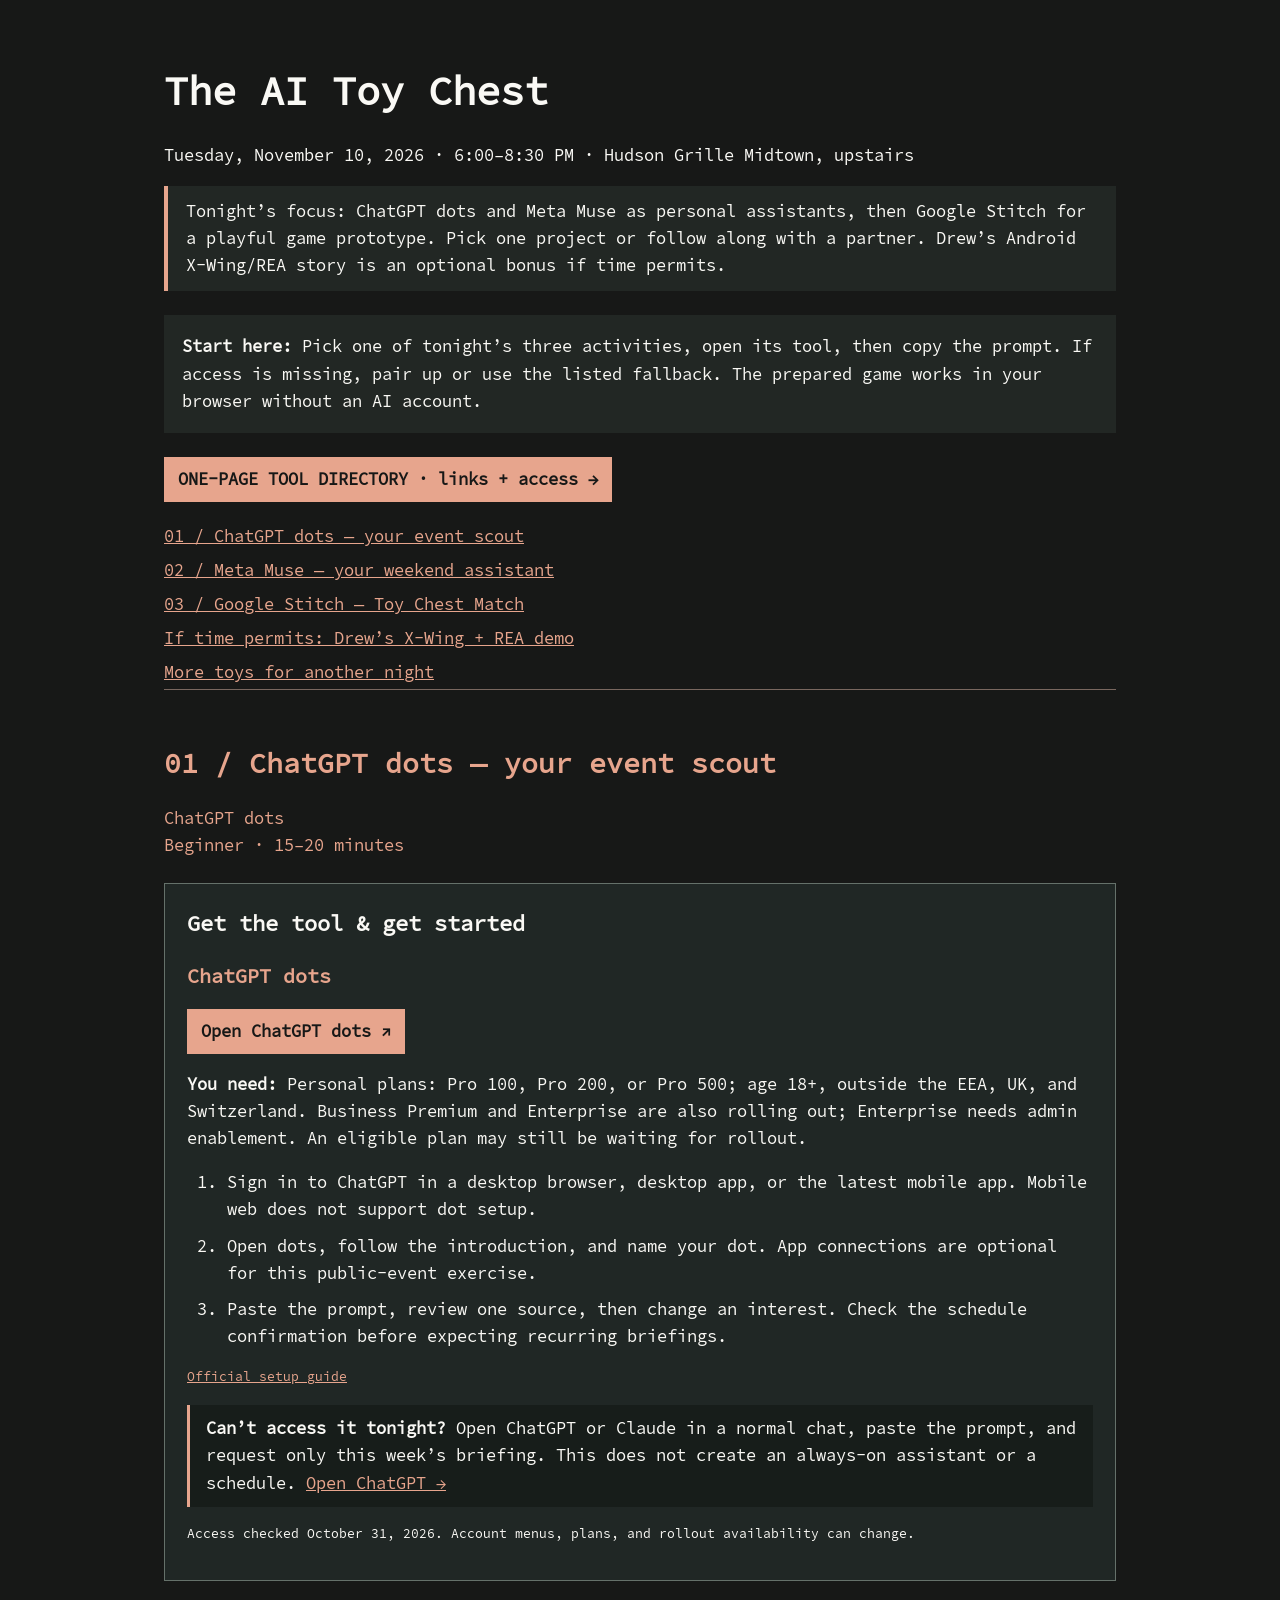
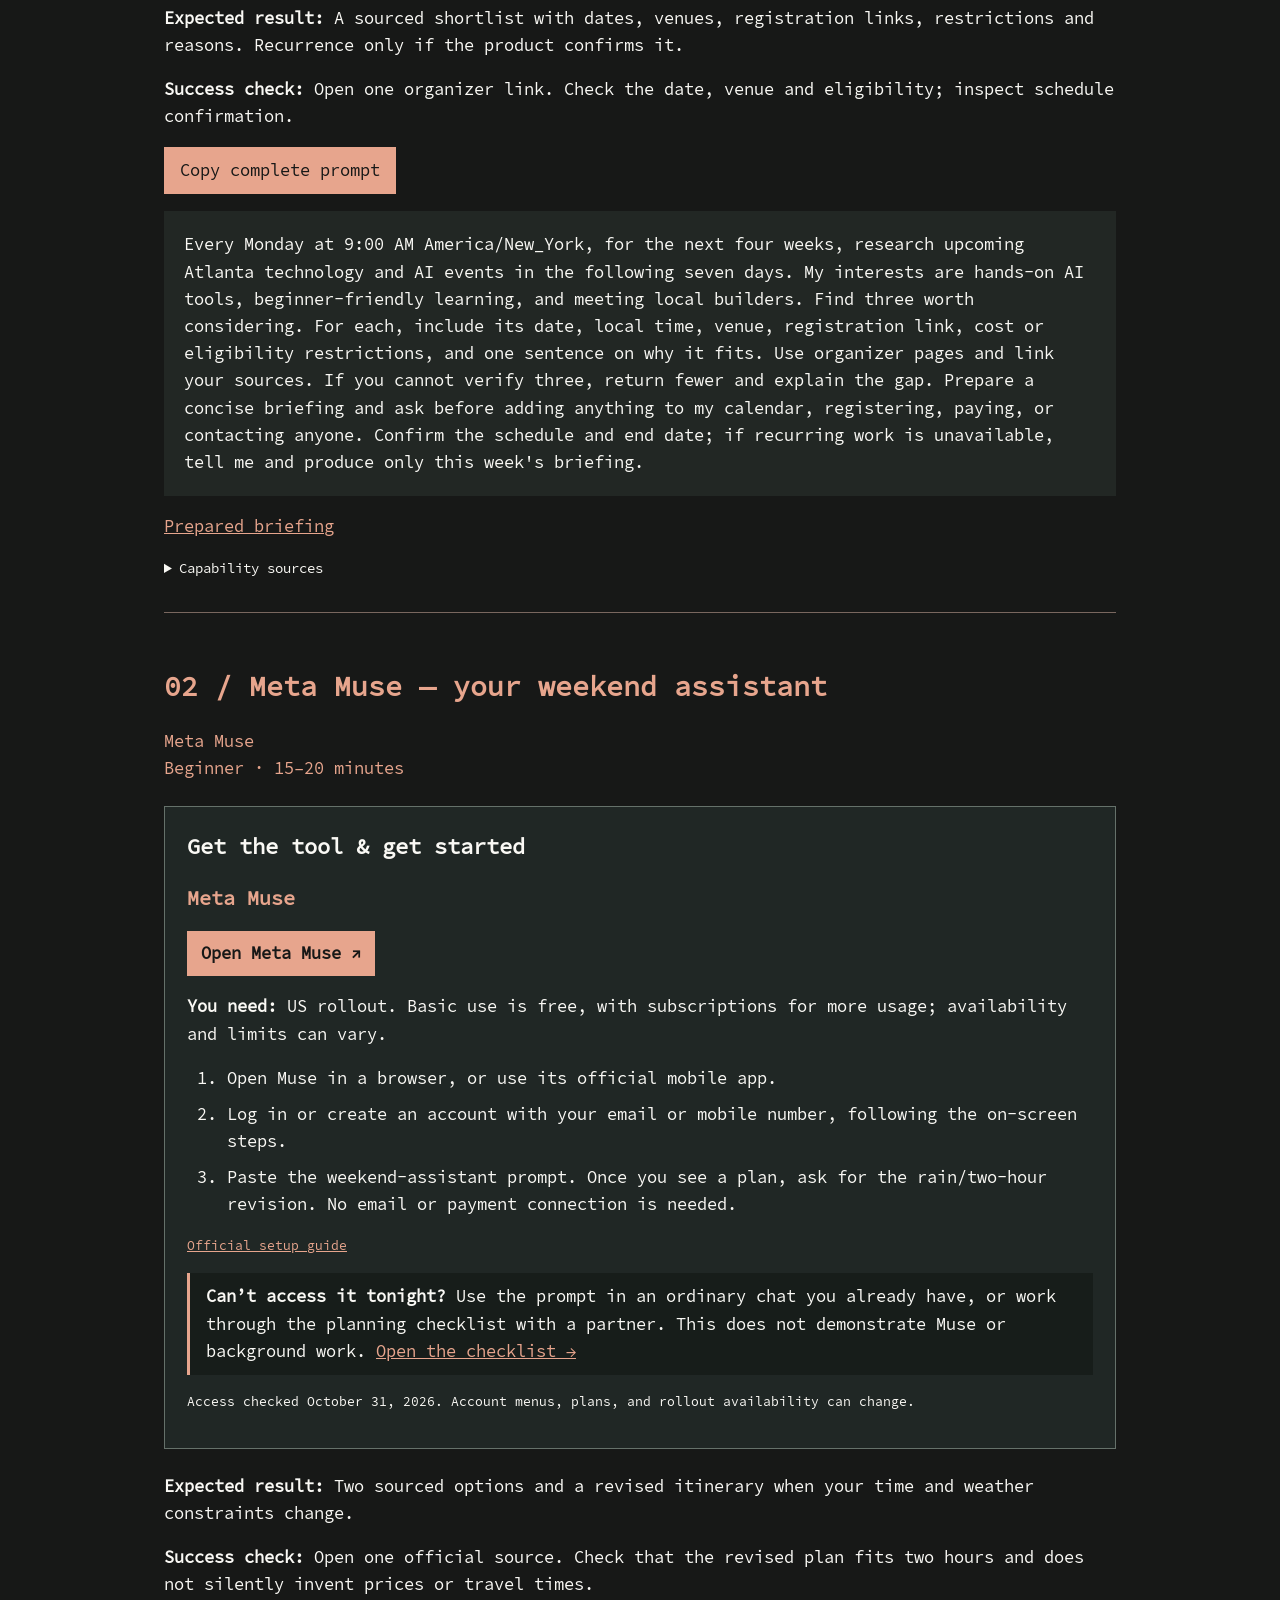
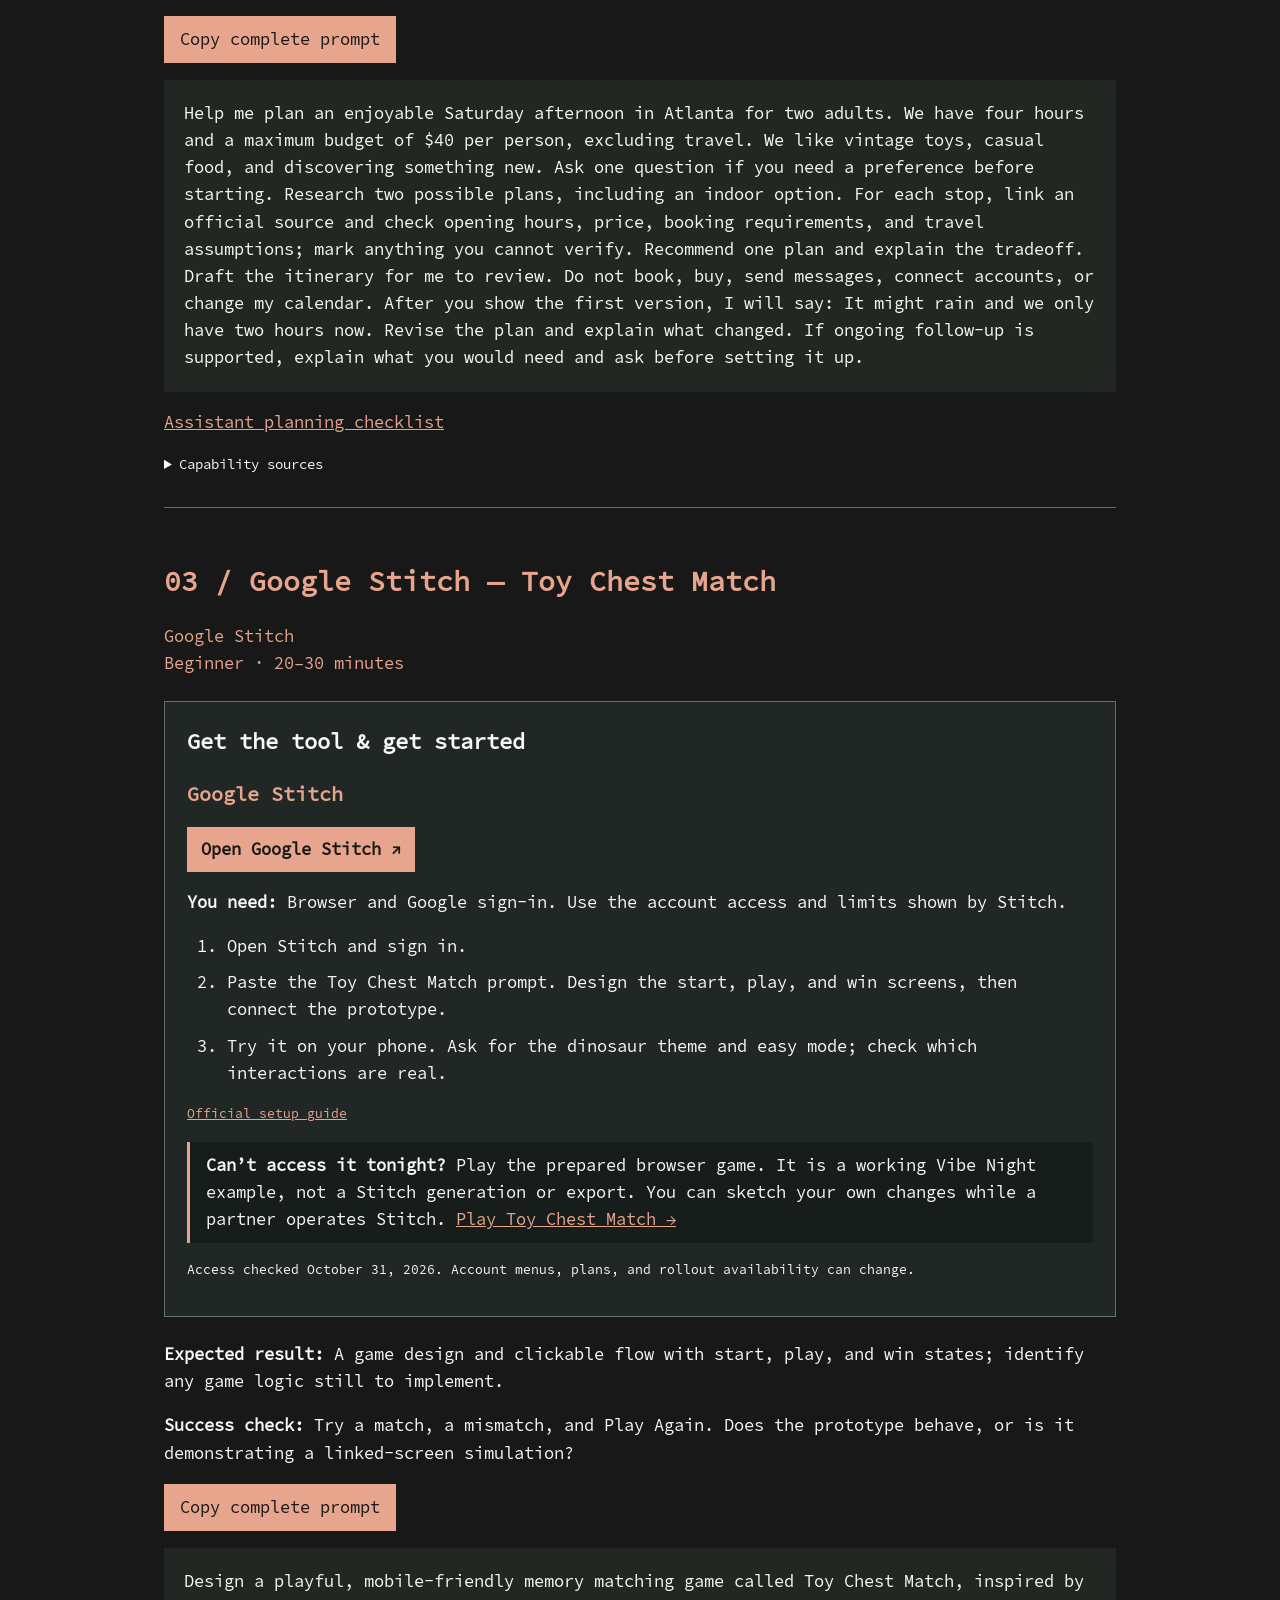
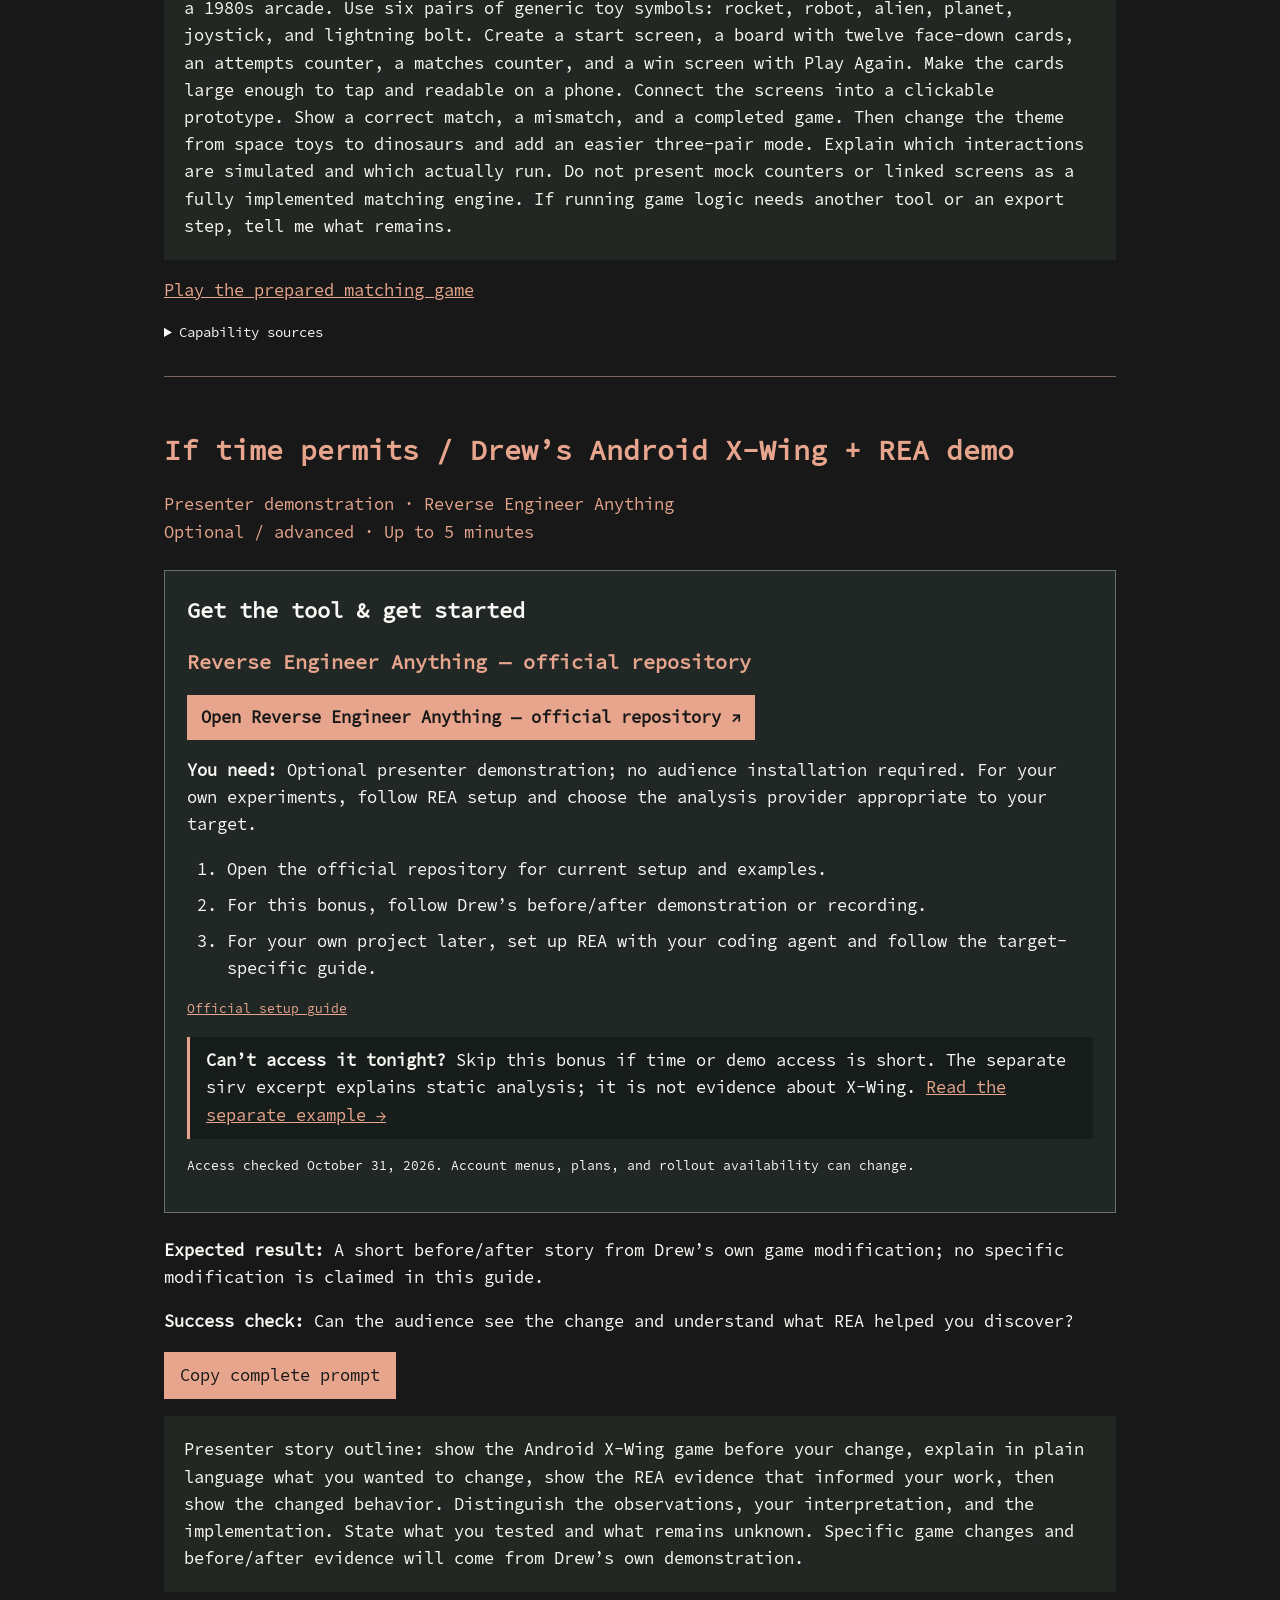
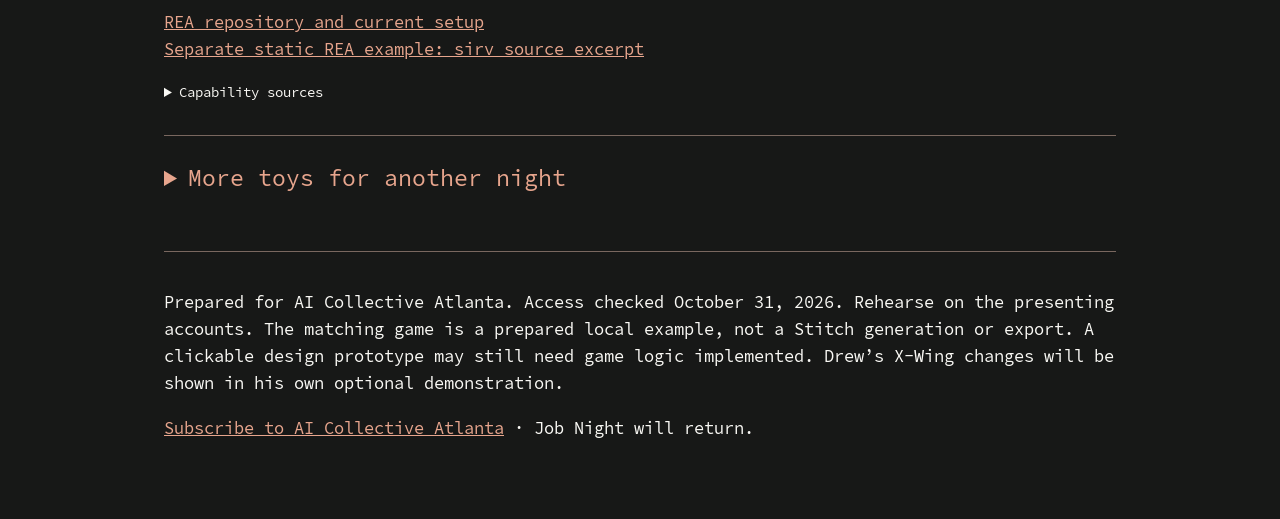
<file: site/prompts.html>
<!doctype html><html lang="en"><head><meta charset="utf-8"><meta name="viewport" content="width=device-width,initial-scale=1"><title>The AI Toy Chest — prompts and demos</title><style>@font-face{font-family:Code;src:url('fonts/source-code-pro-regular.woff2')}*{box-sizing:border-box}body{margin:0 auto;max-width:1000px;padding:40px 24px;background:#171817;color:#faf9f5;font:17px/1.6 Code,monospace}h1{font-size:40px;line-height:1.2}h2{font-size:28px;line-height:1.3;color:#e7a58d}a{color:#e7a58d;overflow-wrap:anywhere}nav{line-height:2}.tool-access{background:#202725;border:1px solid #65716a;padding:22px;margin:24px 0}.tool-access h3{font-size:22px;margin:0 0 18px;color:#faf9f5}.access-option+.access-option{border-top:1px solid #4b5750;margin-top:24px;padding-top:12px}.access-option h4{font-size:20px;margin:12px 0;color:#e7a58d}.open-tool{display:inline-block;background:#e7a58d;color:#171817;padding:9px 14px;text-decoration:none;font-weight:bold}.access-option li{margin:9px 0}.access-source,.access-date{font-size:13px}.fallback{border-left:3px solid #e7a58d;padding:10px 16px;background:#171d1a}.getting-ready{margin:24px 0;padding:18px;background:#222724}article{padding:32px 0;border-top:1px solid #79675f;scroll-margin-top:20px}pre{font:inherit;white-space:pre-wrap;background:#222724;padding:20px;overflow-wrap:anywhere}.meta{color:#e7a58d}button{background:#e7a58d;color:#171817;padding:10px 16px;border:0;font:inherit;cursor:pointer}details{font-size:14px}footer{border-top:1px solid #79675f;margin-top:30px;padding:20px 0}@media(max-width:600px){h1{font-size:30px}h2{font-size:24px}}h3{font-size:23px}#extras{border-top:1px solid #79675f;padding:24px 0}#extras>summary{font-size:23px;color:#e7a58d;cursor:pointer}.focus-banner{border-left:4px solid #e7a58d;padding:12px 18px;background:#222724}</style></head><body><header id="start"><h1>The AI Toy Chest</h1><p>Tuesday, November 10, 2026 · 6:00–8:30 PM · Hudson Grille Midtown, upstairs</p><p class="focus-banner">Tonight’s focus: ChatGPT dots and Meta Muse as personal assistants, then Google Stitch for a playful game prototype. Pick one project or follow along with a partner. Drew’s Android X-Wing/REA story is an optional bonus if time permits.</p></header><aside class="getting-ready"><strong>Start here:</strong> Pick one of tonight’s three activities, open its tool, then copy the prompt. If access is missing, pair up or use the listed fallback. The prepared game works in your browser without an AI account.</aside><p><a class="open-tool" href="tools.html">ONE-PAGE TOOL DIRECTORY · links + access →</a></p><nav aria-label="Tonight’s activities"><a href="#sidekick">01 / ChatGPT dots — your event scout</a><br><a href="#muse">02 / Meta Muse — your weekend assistant</a><br><a href="#design">03 / Google Stitch — Toy Chest Match</a><br><a href="#rea">If time permits: Drew’s X-Wing + REA demo</a><br><a href="#extras">More toys for another night</a></nav><article id="sidekick"><h2>01 / ChatGPT dots — your event scout</h2><p class="meta">ChatGPT dots<br>Beginner · 15–20 minutes</p><section class="tool-access" aria-label="Get the tool"><h3>Get the tool &amp; get started</h3><div class="access-option"><h4>ChatGPT dots</h4><p><a class="open-tool" href="https://chatgpt.com/" target="_blank" rel="noopener noreferrer">Open ChatGPT dots ↗</a></p><p><strong>You need:</strong> Personal plans: Pro 100, Pro 200, or Pro 500; age 18+, outside the EEA, UK, and Switzerland. Business Premium and Enterprise are also rolling out; Enterprise needs admin enablement. An eligible plan may still be waiting for rollout.</p><ol><li>Sign in to ChatGPT in a desktop browser, desktop app, or the latest mobile app. Mobile web does not support dot setup.</li><li>Open dots, follow the introduction, and name your dot. App connections are optional for this public-event exercise.</li><li>Paste the prompt, review one source, then change an interest. Check the schedule confirmation before expecting recurring briefings.</li></ol><p class="access-source"><a href="https://learn.chatgpt.com/docs/dots/getting-started" target="_blank" rel="noopener noreferrer">Official setup guide</a></p></div><p class="fallback"><strong>Can’t access it tonight?</strong> Open ChatGPT or Claude in a normal chat, paste the prompt, and request only this week’s briefing. This does not create an always-on assistant or a schedule. <a href="https://chatgpt.com/">Open ChatGPT →</a></p><p class="access-date">Access checked October 31, 2026. Account menus, plans, and rollout availability can change.</p></section><p><strong>Expected result:</strong> A sourced shortlist with dates, venues, registration links, restrictions and reasons. Recurrence only if the product confirms it.</p><p><strong>Success check:</strong> Open one organizer link. Check the date, venue and eligibility; inspect schedule confirmation.</p><button type="button" class="copy">Copy complete prompt</button><pre tabindex="0">Every Monday at 9:00 AM America/New_York, for the next four weeks, research upcoming Atlanta technology and AI events in the following seven days. My interests are hands-on AI tools, beginner-friendly learning, and meeting local builders. Find three worth considering. For each, include its date, local time, venue, registration link, cost or eligibility restrictions, and one sentence on why it fits. Use organizer pages and link your sources. If you cannot verify three, return fewer and explain the gap. Prepare a concise briefing and ask before adding anything to my calendar, registering, paying, or contacting anyone. Confirm the schedule and end date; if recurring work is unavailable, tell me and produce only this week's briefing.</pre><p><a href="demos/weekly-briefing.txt">Prepared briefing</a></p><details><summary>Capability sources</summary><p><a href="https://learn.chatgpt.com/docs/dots" target="_blank" rel="noopener noreferrer">https://learn.chatgpt.com/docs/dots</a></p><p><a href="https://learn.chatgpt.com/docs/dots/tasks-and-memory" target="_blank" rel="noopener noreferrer">https://learn.chatgpt.com/docs/dots/tasks-and-memory</a></p></details></article><article id="muse"><h2>02 / Meta Muse — your weekend assistant</h2><p class="meta">Meta Muse<br>Beginner · 15–20 minutes</p><section class="tool-access" aria-label="Get the tool"><h3>Get the tool &amp; get started</h3><div class="access-option"><h4>Meta Muse</h4><p><a class="open-tool" href="https://muse.ai/" target="_blank" rel="noopener noreferrer">Open Meta Muse ↗</a></p><p><strong>You need:</strong> US rollout. Basic use is free, with subscriptions for more usage; availability and limits can vary.</p><ol><li>Open Muse in a browser, or use its official mobile app.</li><li>Log in or create an account with your email or mobile number, following the on-screen steps.</li><li>Paste the weekend-assistant prompt. Once you see a plan, ask for the rain/two-hour revision. No email or payment connection is needed.</li></ol><p class="access-source"><a href="https://about.fb.com/news/2026/09/introducing-muse-personal-ai-agent/" target="_blank" rel="noopener noreferrer">Official setup guide</a></p></div><p class="fallback"><strong>Can’t access it tonight?</strong> Use the prompt in an ordinary chat you already have, or work through the planning checklist with a partner. This does not demonstrate Muse or background work. <a href="demos/assistant-checklist.txt">Open the checklist →</a></p><p class="access-date">Access checked October 31, 2026. Account menus, plans, and rollout availability can change.</p></section><p><strong>Expected result:</strong> Two sourced options and a revised itinerary when your time and weather constraints change.</p><p><strong>Success check:</strong> Open one official source. Check that the revised plan fits two hours and does not silently invent prices or travel times.</p><button type="button" class="copy">Copy complete prompt</button><pre tabindex="0">Help me plan an enjoyable Saturday afternoon in Atlanta for two adults. We have four hours and a maximum budget of $40 per person, excluding travel. We like vintage toys, casual food, and discovering something new. Ask one question if you need a preference before starting. Research two possible plans, including an indoor option. For each stop, link an official source and check opening hours, price, booking requirements, and travel assumptions; mark anything you cannot verify. Recommend one plan and explain the tradeoff. Draft the itinerary for me to review. Do not book, buy, send messages, connect accounts, or change my calendar. After you show the first version, I will say: It might rain and we only have two hours now. Revise the plan and explain what changed. If ongoing follow-up is supported, explain what you would need and ask before setting it up.</pre><p><a href="demos/assistant-checklist.txt">Assistant planning checklist</a></p><details><summary>Capability sources</summary><p><a href="https://about.fb.com/news/2026/09/introducing-muse-personal-ai-agent/" target="_blank" rel="noopener noreferrer">https://about.fb.com/news/2026/09/introducing-muse-personal-ai-agent/</a></p><p><a href="https://research.meta.ai/blog/security-and-safety-for-ai-agents-our-approach-with-muse" target="_blank" rel="noopener noreferrer">https://research.meta.ai/blog/security-and-safety-for-ai-agents-our-approach-with-muse</a></p></details></article><article id="design"><h2>03 / Google Stitch — Toy Chest Match</h2><p class="meta">Google Stitch<br>Beginner · 20–30 minutes</p><section class="tool-access" aria-label="Get the tool"><h3>Get the tool &amp; get started</h3><div class="access-option"><h4>Google Stitch</h4><p><a class="open-tool" href="https://stitch.withgoogle.com/" target="_blank" rel="noopener noreferrer">Open Google Stitch ↗</a></p><p><strong>You need:</strong> Browser and Google sign-in. Use the account access and limits shown by Stitch.</p><ol><li>Open Stitch and sign in.</li><li>Paste the Toy Chest Match prompt. Design the start, play, and win screens, then connect the prototype.</li><li>Try it on your phone. Ask for the dinosaur theme and easy mode; check which interactions are real.</li></ol><p class="access-source"><a href="https://blog.google/innovation-and-ai/models-and-research/google-labs/stitch-gemini-3/" target="_blank" rel="noopener noreferrer">Official setup guide</a></p></div><p class="fallback"><strong>Can’t access it tonight?</strong> Play the prepared browser game. It is a working Vibe Night example, not a Stitch generation or export. You can sketch your own changes while a partner operates Stitch. <a href="demos/toy-chest-match.html">Play Toy Chest Match →</a></p><p class="access-date">Access checked October 31, 2026. Account menus, plans, and rollout availability can change.</p></section><p><strong>Expected result:</strong> A game design and clickable flow with start, play, and win states; identify any game logic still to implement.</p><p><strong>Success check:</strong> Try a match, a mismatch, and Play Again. Does the prototype behave, or is it demonstrating a linked-screen simulation?</p><button type="button" class="copy">Copy complete prompt</button><pre tabindex="0">Design a playful, mobile-friendly memory matching game called Toy Chest Match, inspired by a 1980s arcade. Use six pairs of generic toy symbols: rocket, robot, alien, planet, joystick, and lightning bolt. Create a start screen, a board with twelve face-down cards, an attempts counter, a matches counter, and a win screen with Play Again. Make the cards large enough to tap and readable on a phone. Connect the screens into a clickable prototype. Show a correct match, a mismatch, and a completed game. Then change the theme from space toys to dinosaurs and add an easier three-pair mode. Explain which interactions are simulated and which actually run. Do not present mock counters or linked screens as a fully implemented matching engine. If running game logic needs another tool or an export step, tell me what remains.</pre><p><a href="demos/toy-chest-match.html">Play the prepared matching game</a></p><details><summary>Capability sources</summary><p><a href="https://blog.google/innovation-and-ai/models-and-research/google-labs/stitch-ai-ui-design/" target="_blank" rel="noopener noreferrer">https://blog.google/innovation-and-ai/models-and-research/google-labs/stitch-ai-ui-design/</a></p><p><a href="https://blog.google/innovation-and-ai/models-and-research/google-labs/stitch-updates/" target="_blank" rel="noopener noreferrer">https://blog.google/innovation-and-ai/models-and-research/google-labs/stitch-updates/</a></p></details></article><section aria-label="Optional presenter bonus"><article id="rea"><h2>If time permits / Drew’s Android X-Wing + REA demo</h2><p class="meta">Presenter demonstration · Reverse Engineer Anything<br>Optional / advanced · Up to 5 minutes</p><section class="tool-access" aria-label="Get the tool"><h3>Get the tool &amp; get started</h3><div class="access-option"><h4>Reverse Engineer Anything — official repository</h4><p><a class="open-tool" href="https://github.com/morluto/rea" target="_blank" rel="noopener noreferrer">Open Reverse Engineer Anything — official repository ↗</a></p><p><strong>You need:</strong> Optional presenter demonstration; no audience installation required. For your own experiments, follow REA setup and choose the analysis provider appropriate to your target.</p><ol><li>Open the official repository for current setup and examples.</li><li>For this bonus, follow Drew’s before/after demonstration or recording.</li><li>For your own project later, set up REA with your coding agent and follow the target-specific guide.</li></ol><p class="access-source"><a href="https://github.com/morluto/rea" target="_blank" rel="noopener noreferrer">Official setup guide</a></p></div><p class="fallback"><strong>Can’t access it tonight?</strong> Skip this bonus if time or demo access is short. The separate sirv excerpt explains static analysis; it is not evidence about X-Wing. <a href="demos/rea-source-excerpt.txt">Read the separate example →</a></p><p class="access-date">Access checked October 31, 2026. Account menus, plans, and rollout availability can change.</p></section><p><strong>Expected result:</strong> A short before/after story from Drew’s own game modification; no specific modification is claimed in this guide.</p><p><strong>Success check:</strong> Can the audience see the change and understand what REA helped you discover?</p><button type="button" class="copy">Copy complete prompt</button><pre tabindex="0">Presenter story outline: show the Android X-Wing game before your change, explain in plain language what you wanted to change, show the REA evidence that informed your work, then show the changed behavior. Distinguish the observations, your interpretation, and the implementation. State what you tested and what remains unknown. Specific game changes and before/after evidence will come from Drew’s own demonstration.</pre><p><a href="https://github.com/morluto/rea">REA repository and current setup</a><br><a href="demos/rea-source-excerpt.txt">Separate static REA example: sirv source excerpt</a></p><details><summary>Capability sources</summary><p><a href="https://github.com/morluto/rea" target="_blank" rel="noopener noreferrer">https://github.com/morluto/rea</a></p></details></article></section><details id="extras"><summary>More toys for another night</summary><p>These are saved options, outside tonight’s three main tracks.</p><article id="skill"><h2>02 / Difficult Email Diplomat</h2><p class="meta">Claude Skills, Codex Skills or Gemini Skills; follow the product’s own creation flow<br>Beginner · 10–15 minutes</p><section class="tool-access" aria-label="Get the tool"><h3>Get the tool &amp; get started</h3><div class="access-option"><h4>Claude Skills — easiest ZIP route</h4><p><a class="open-tool" href="https://claude.ai/customize/skills" target="_blank" rel="noopener noreferrer">Open Claude Skills — easiest ZIP route ↗</a></p><p><strong>You need:</strong> Claude account; file creation/code execution enabled. Organization policy can restrict skill creation.</p><ol><li>Download the skill ZIP linked below.</li><li>In Claude, open Customize &gt; Skills, then + &gt; Create skill &gt; Upload a skill. Upload the ZIP and enable the skill.</li><li>Start a new conversation, ask Claude to use Difficult Email Diplomat, and try the two situations in the prompt.</li></ol><p class="access-source"><a href="https://support.claude.com/en/articles/12512180-use-skills-in-claude" target="_blank" rel="noopener noreferrer">Official setup guide</a></p></div><div class="access-option"><h4>Gemini Skills</h4><p><a class="open-tool" href="https://gemini.google.com/" target="_blank" rel="noopener noreferrer">Open Gemini Skills ↗</a></p><p><strong>You need:</strong> Google account; Skills is rolling out. The announcement lists Google AI subscription tiers and age 18+; Workspace availability can differ.</p><ol><li>Sign in to Gemini and paste the prompt below. Ask Gemini to save the instructions as a skill.</li><li>Once created, type / and the skill name to reuse it.</li><li>If Skills is unavailable, paste the same instructions at the start of each test conversation.</li></ol><p class="access-source"><a href="https://blog.google/products-and-platforms/products/gemini/automate-tasks-with-skills/" target="_blank" rel="noopener noreferrer">Official setup guide</a></p></div><div class="access-option"><h4>Codex Skills</h4><p><a class="open-tool" href="https://learn.chatgpt.com/docs/app" target="_blank" rel="noopener noreferrer">Open Codex Skills ↗</a></p><p><strong>You need:</strong> ChatGPT desktop app with Codex access; a local folder for the skill.</p><ol><li>Download the desktop app from this official guide and sign in.</li><li>Choose Codex, open a local folder, and ask it to create the reusable skill from the prompt below.</li><li>Follow its supported installation steps, then test the skill in another conversation.</li></ol><p class="access-source"><a href="https://learn.chatgpt.com/docs/build-skills" target="_blank" rel="noopener noreferrer">Official setup guide</a></p></div><p class="fallback"><strong>Can’t access it tonight?</strong> Paste the skill instructions into ordinary chat for each test. This practices the workflow without claiming the instructions were saved as a reusable skill. <a href="demos/email-diplomat/SKILL.md">Read the instructions →</a></p><p class="access-date">Access checked October 31, 2026. Account menus, plans, and rollout availability can change.</p></section><p><strong>Expected result:</strong> One reusable instruction set and two short emails for different situations.</p><p><strong>Success check:</strong> Both drafts keep the requested boundary and avoid invented policies, dates, names or promises.</p><button type="button" class="copy">Copy complete prompt</button><pre tabindex="0">Create a reusable skill called Difficult Email Diplomat. Turn an awkward workplace or customer situation into a calm, firm email of at most 120 words. Ask one focused question if facts needed for the boundary are missing. State the situation without blame, preserve my boundary, and suggest a next step supported by my facts. Return a subject, draft, and a one-sentence check explaining which boundary you preserved. Never invent names, policies, concessions, deadlines, availability, or promises. Draft only; do not send. Save it as a skill using this product's supported method and tell me how to reuse it. First test: My coworker keeps scheduling meetings during my lunch break. Ask them to check my availability and choose a time outside lunch. Use a generic greeting. Then use the same skill for this new situation: A customer wants a full redesign by tomorrow, outside the agreed scope. I cannot commit to that deadline. Ask for their priorities so I can propose a revised scope and timeline. Do not promise a date or free work.</pre><p><a href="demos/email-diplomat.zip">Download skill ZIP</a><br><a href="demos/email-diplomat/SKILL.md">Read the skill</a><br><a href="demos/email-lunch.txt">Lunch example</a><br><a href="demos/email-customer.txt">Customer example</a></p><details><summary>Capability sources</summary><p><a href="https://learn.chatgpt.com/docs/build-skills" target="_blank" rel="noopener noreferrer">https://learn.chatgpt.com/docs/build-skills</a></p><p><a href="https://support.claude.com/en/articles/12512176-what-are-skills" target="_blank" rel="noopener noreferrer">https://support.claude.com/en/articles/12512176-what-are-skills</a></p><p><a href="https://blog.google/products-and-platforms/products/gemini/automate-tasks-with-skills/" target="_blank" rel="noopener noreferrer">https://blog.google/products-and-platforms/products/gemini/automate-tasks-with-skills/</a></p></details></article><article id="learn"><h2>04 / Quantum, explained</h2><p class="meta">Gemini Notebook or Gemini study notebooks, depending on account access<br>Beginner · 10–15 minutes</p><section class="tool-access" aria-label="Get the tool"><h3>Get the tool &amp; get started</h3><div class="access-option"><h4>Gemini Notebook</h4><p><a class="open-tool" href="https://notebook.google/" target="_blank" rel="noopener noreferrer">Open Gemini Notebook ↗</a></p><p><strong>You need:</strong> Google account. A school or work account may need administrator access; feature limits vary.</p><ol><li>Open the notebook site and sign in. NotebookLM links may redirect to Gemini Notebook.</li><li>Create a notebook and add the IBM and NIST source links from the prompt.</li><li>Paste the prompt in the notebook conversation; use the study or quiz tools offered by your account.</li></ol><p class="access-source"><a href="https://blog.google/innovation-and-ai/products/gemini-notebook/notebooklm-gemini-notebook/" target="_blank" rel="noopener noreferrer">Official setup guide</a></p></div><div class="access-option"><h4>Gemini — notebook alternative</h4><p><a class="open-tool" href="https://gemini.google.com/" target="_blank" rel="noopener noreferrer">Open Gemini — notebook alternative ↗</a></p><p><strong>You need:</strong> Google account; notebook access depends on the account.</p><ol><li>Sign in and open or create a notebook if that option is available.</li><li>Add the two sources, then paste the prompt.</li><li>If notebooks are unavailable, use the prepared interactive lesson below.</li></ol><p class="access-source"><a href="https://blog.google/innovation-and-ai/products/gemini-notebook/notebooklm-gemini-notebook/" target="_blank" rel="noopener noreferrer">Official setup guide</a></p></div><p class="fallback"><strong>Can’t access it tonight?</strong> Open the prepared three-question lesson. It works in your browser without a Gemini account. <a href="demos/quantum-quiz.html">Open the lesson →</a></p><p class="access-date">Access checked October 31, 2026. Account menus, plans, and rollout availability can change.</p></section><p><strong>Expected result:</strong> A short source-based explanation and a three-question interactive quiz with cited feedback.</p><p><strong>Success check:</strong> Answer incorrectly, inspect feedback, and open its supporting source passage.</p><button type="button" class="copy">Copy complete prompt</button><pre tabindex="0">Use only these two sources: https://www.ibm.com/think/topics/qubit and https://www.nist.gov/quantum-information-science/quantum-computing-explained . Teach a curious 14-year-old the difference between a bit, a qubit, superposition, and measurement. Start with a short illustrated explanation and state the limits of any analogy. Then create a three-question interactive quiz with feedback after each answer. Include one question about why measurement does not reveal every possible answer at once. Cite the source section for every explanation and answer. If a source cannot be read, tell me instead of filling gaps. Finish by asking which idea I want to explore next.</pre><p><a href="demos/quantum-quiz.html">Prepared three-question interactive fallback</a></p><details><summary>Capability sources</summary><p><a href="https://blog.google/innovation-and-ai/products/gemini-notebook/new-study-tools-september-2026/" target="_blank" rel="noopener noreferrer">https://blog.google/innovation-and-ai/products/gemini-notebook/new-study-tools-september-2026/</a></p><p><a href="https://blog.google/innovation-and-ai/products/gemini-app/gemini-study-notebooks/" target="_blank" rel="noopener noreferrer">https://blog.google/innovation-and-ai/products/gemini-app/gemini-study-notebooks/</a></p><p><a href="https://www.ibm.com/think/topics/qubit" target="_blank" rel="noopener noreferrer">https://www.ibm.com/think/topics/qubit</a></p><p><a href="https://www.nist.gov/quantum-information-science/quantum-computing-explained" target="_blank" rel="noopener noreferrer">https://www.nist.gov/quantum-information-science/quantum-computing-explained</a></p></details></article><article id="files"><h2>05 / Sort your weekend ideas</h2><p class="meta">Claude Cowork or a rehearsed Computer Use workflow<br>Intermediate · 15–20 minutes</p><section class="tool-access" aria-label="Get the tool"><h3>Get the tool &amp; get started</h3><div class="access-option"><h4>Claude Cowork</h4><p><a class="open-tool" href="https://claude.com/download" target="_blank" rel="noopener noreferrer">Open Claude Cowork ↗</a></p><p><strong>You need:</strong> Paid Claude plan. Desktop is the practical route for working with a local sample folder; organization settings may restrict access.</p><ol><li>Download or update Claude Desktop and sign in.</li><li>Download the weekend-notes ZIP below and unzip it into a separate sample folder.</li><li>Start a task from the message box; select Cowork if your app shows a Chat/Cowork selector. Make the sample folder available, then paste the prompt.</li></ol><p class="access-source"><a href="https://support.claude.com/en/articles/13345190-get-started-with-claude-cowork" target="_blank" rel="noopener noreferrer">Official setup guide</a></p></div><p class="fallback"><strong>Can’t access it tonight?</strong> Open the example shortlist and questions, or upload the sample files to a chat tool that supports attachments. That does not demonstrate computer control. <a href="demos/weekend-kit/after/shortlist.csv">Open the example shortlist →</a></p><p class="access-date">Access checked October 31, 2026. Account menus, plans, and rollout availability can change.</p></section><p><strong>Expected result:</strong> A clear shortlist with duplicates and unknowns flagged.</p><p><strong>Success check:</strong> Count six distinct ideas. Remove the repeated walk. Keep venue hours unconfirmed.</p><button type="button" class="copy">Copy complete prompt</button><pre tabindex="0">Inspect all 15 files in the supplied weekend-kit folder without modifying them. Create a separate activity shortlist that fits the preferences, maximum budget, and time. Use 01-activities.csv for illustrative costs and durations. Flag duplicates, conflicting notes, and missing details. Do not invent live prices or venue availability. Cite input filenames. Open the shortlist and questions, then suggest how to make an interactive weekend picker.</pre><p><a href="demos/weekend-kit.zip">Download weekend notes</a><br><a href="demos/weekend-kit/after/shortlist.csv">Example shortlist</a><br><a href="demos/weekend-kit/after/questions.txt">Open questions</a></p><details><summary>Capability sources</summary><p><a href="https://support.claude.com/en/articles/13345190-get-started-with-claude-cowork" target="_blank" rel="noopener noreferrer">https://support.claude.com/en/articles/13345190-get-started-with-claude-cowork</a></p><p><a href="https://learn.chatgpt.com/docs/computer-use" target="_blank" rel="noopener noreferrer">https://learn.chatgpt.com/docs/computer-use</a></p></details></article><article id="app"><h2>06 / Build your weekend picker</h2><p class="meta">Codex in a working local environment<br>Intermediate / advanced · 20–30 minutes</p><section class="tool-access" aria-label="Get the tool"><h3>Get the tool &amp; get started</h3><div class="access-option"><h4>Codex — desktop setup</h4><p><a class="open-tool" href="https://learn.chatgpt.com/docs/app" target="_blank" rel="noopener noreferrer">Open Codex — desktop setup ↗</a></p><p><strong>You need:</strong> ChatGPT desktop app with Codex access; a laptop or desktop and a folder for the project.</p><ol><li>Use Download ChatGPT on the official guide, install the app, and sign in with your ChatGPT account.</li><li>Choose Codex, open a new local project folder, and start a new chat.</li><li>Paste the prompt below. Ask Codex to set up any missing project tools and show you how to open the result locally.</li></ol><p class="access-source"><a href="https://learn.chatgpt.com/docs/app" target="_blank" rel="noopener noreferrer">Official setup guide</a></p></div><p class="fallback"><strong>Can’t access it tonight?</strong> Try the working example or pair with someone who already has Codex ready. <a href="demos/weekend-picker.html">Try the example →</a></p><p class="access-date">Access checked October 31, 2026. Account menus, plans, and rollout availability can change.</p></section><p><strong>Expected result:</strong> A working activity picker with filters and saved favorites.</p><p><strong>Success check:</strong> Filter to free and one hour. Save an idea, reload, and confirm its saved state.</p><button type="button" class="copy">Copy complete prompt</button><pre tabindex="0">Build a working local weekend-idea app with interests, maximum budget, and available-time filters. Include sample activities with descriptions, illustrative costs per person, and durations. Label them as examples, not live venue listings. Save favorite ideas in browser storage. Show a helpful empty state. Test free activities lasting one hour, save an idea, reload, and confirm the saved state. Then add an indoors-only option for rainy days. Do not publish or connect external services.</pre><p><a href="demos/weekend-picker.html">Working weekend picker</a></p><details><summary>Capability sources</summary><p><a href="https://learn.chatgpt.com/docs/environments/modes" target="_blank" rel="noopener noreferrer">https://learn.chatgpt.com/docs/environments/modes</a></p></details></article><article id="mods"><h2>Advanced bonus / Claude Code mod</h2><section class="tool-access" aria-label="Get the tool"><h3>Get the tool &amp; get started</h3><div class="access-option"><h4>Claude Code Mods — setup guide</h4><p><a class="open-tool" href="https://code.claude.com/docs/en/plugins/mods/overview" target="_blank" rel="noopener noreferrer">Open Claude Code Mods — setup guide ↗</a></p><p><strong>You need:</strong> An existing Claude Code setup. Terminal mods require v2.1.287+; Desktop Code sessions require v2.1.286+. Advanced presenter option.</p><ol><li>Use the official guide to check your installed version and supported environment.</li><li>In a Claude Code session, paste the mod prompt below.</li><li>Review the generated plugin before loading it; use the guide’s supported installation steps.</li></ol><p class="access-source"><a href="https://code.claude.com/docs/en/plugins/mods/overview" target="_blank" rel="noopener noreferrer">Official setup guide</a></p></div><p class="fallback"><strong>Can’t access it tonight?</strong> Watch the presenter or read the official walkthrough. The proposed mod below has not been built or rehearsed. <a href="https://code.claude.com/docs/en/plugins/mods/overview">Read the walkthrough →</a></p><p class="access-date">Access checked October 31, 2026. Account menus, plans, and rollout availability can change.</p></section><p><strong>Expected result:</strong> Proposed tool-call count pane. Not built or rehearsed in Claude Code during preparation.</p><button type="button" class="copy">Copy complete prompt</button><pre tabindex="0">Create a Claude Code mod that adds a small pane beside the conversation showing the number of completed tool calls in this session. Start at zero. Increment once per completed tool call, including failed calls, and keep the count visible while I keep working. Use the type declarations and supported mod API from my installed Claude Code version; look up every event and UI method instead of guessing. Do not change permission decisions, rewrite prompts, log file contents, or make network requests. Show me the generated files and explain how to disable the mod. Demonstrate the display before and after reading two harmless sample files.</pre><details><summary>Capability sources</summary><p><a href="https://claude.com/resources/articles/claude-code-mods" target="_blank" rel="noopener noreferrer">https://claude.com/resources/articles/claude-code-mods</a></p><p><a href="https://code.claude.com/docs/en/plugins/mods/overview" target="_blank" rel="noopener noreferrer">https://code.claude.com/docs/en/plugins/mods/overview</a></p></details></article></details><footer><p>Prepared for AI Collective Atlanta. Access checked October 31, 2026. Rehearse on the presenting accounts. The matching game is a prepared local example, not a Stitch generation or export. A clickable design prototype may still need game logic implemented. Drew’s X-Wing changes will be shown in his own optional demonstration.</p><p><a href="https://luma.com/AICATL">Subscribe to AI Collective Atlanta</a> · Job Night will return.</p></footer><script>document.querySelectorAll('.copy').forEach(b=>b.onclick=async()=>{const p=b.nextElementSibling;try{await navigator.clipboard.writeText(p.textContent);b.textContent='Copied';setTimeout(()=>b.textContent='Copy complete prompt',1800)}catch{const r=document.createRange();r.selectNodeContents(p);const s=getSelection();s.removeAllRanges();s.addRange(r);b.textContent='Prompt selected — copy it';}});function revealAnchor(){const el=document.getElementById(location.hash.slice(1));if(el){let parent=el.parentElement;while(parent){if(parent.tagName==='DETAILS')parent.open=true;parent=parent.parentElement;}el.scrollIntoView();}}addEventListener('hashchange',revealAnchor);revealAnchor();</script></body></html>
</file>
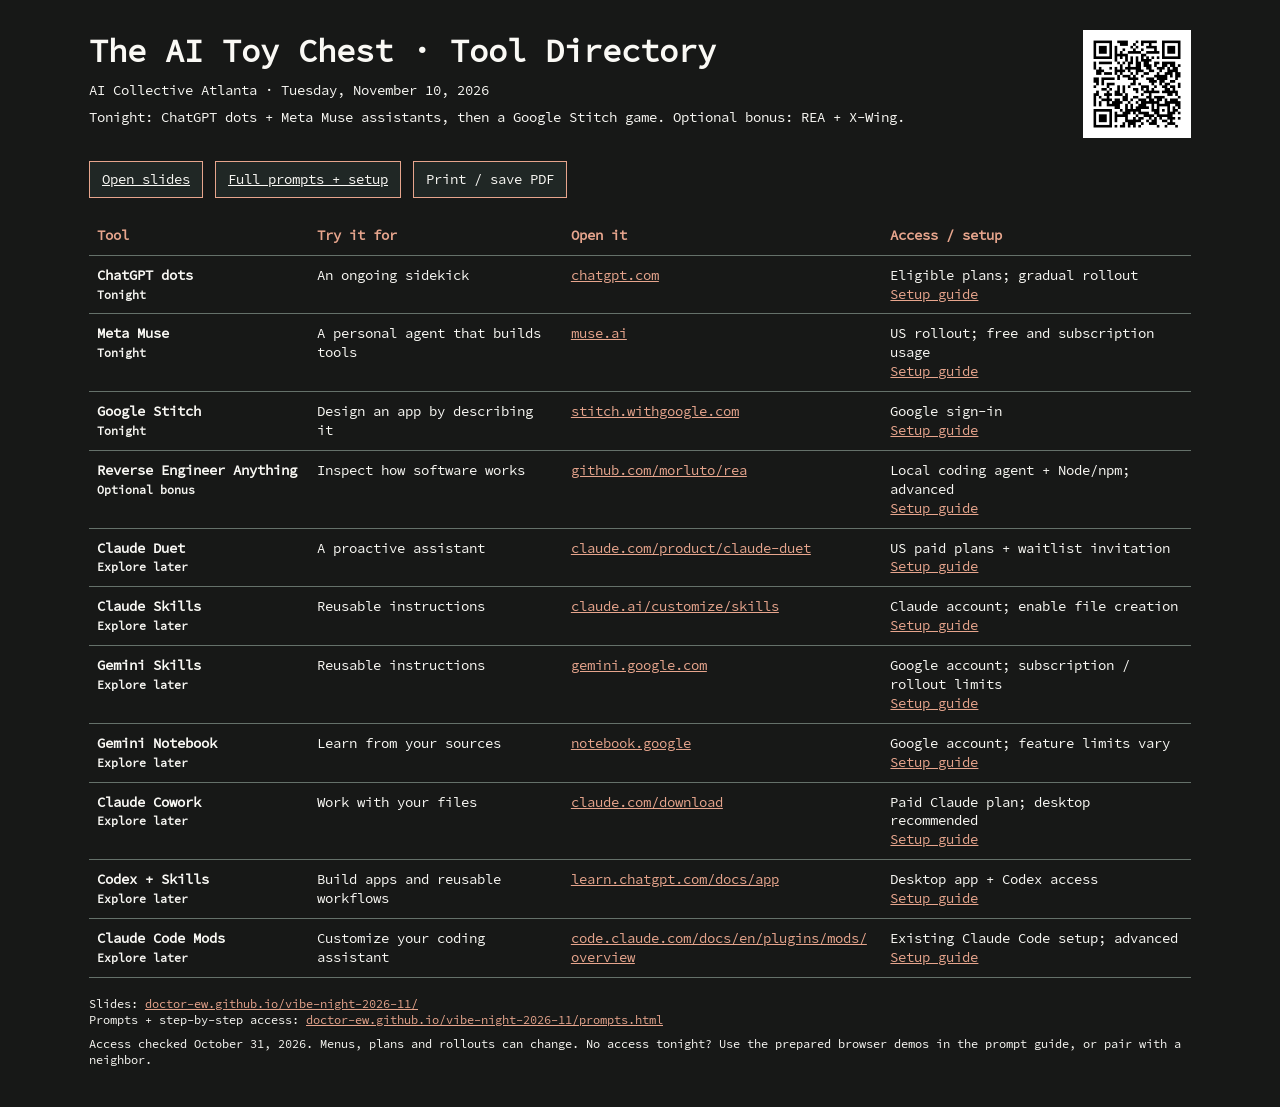
<file: site/tools.html>
<!doctype html><html lang="en"><head><meta charset="utf-8"><meta name="viewport" content="width=device-width,initial-scale=1"><title>Vibe Night — Tool Directory</title><style>@font-face{font-family:Code;src:url('fonts/source-code-pro-regular.woff2')}*{box-sizing:border-box}body{max-width:1150px;margin:auto;padding:30px 24px;font:14px/1.35 Code,monospace;background:#171817;color:#faf9f5}h1{font-size:32px;margin:0 0 6px}header{display:flex;justify-content:space-between;gap:20px}header img{width:108px;height:108px}p{margin:8px 0}a{color:#e7a58d;overflow-wrap:anywhere}nav{display:flex;gap:12px;flex-wrap:wrap;margin:18px 0}nav a,button{font:inherit;padding:8px 12px;border:1px solid #e7a58d;color:#faf9f5;background:#202725;cursor:pointer}table{border-collapse:collapse;width:100%;table-layout:fixed}th,td{border-bottom:1px solid #65716a;padding:10px 8px;text-align:left;vertical-align:top}thead th{color:#e7a58d}th:nth-child(1){width:20%}th:nth-child(2){width:23%}th:nth-child(3){width:29%}th:nth-child(4){width:28%}tbody th{font-weight:600}footer{font-size:12px;margin-top:18px}@page{size:letter portrait;margin:12mm}@media print{body{background:white;color:#111;padding:0;font-size:9px;max-width:none}h1{font-size:23px}header img{width:75px;height:75px}a{color:#111}nav{display:none}th,td{padding:7px 5px}thead th{color:#111}tr{break-inside:avoid}footer{font-size:9px;margin-top:12px}}@media(max-width:650px){body{padding:20px 12px;font-size:11px}h1{font-size:24px}th,td{padding:8px 4px}header img{width:80px;height:80px}}</style></head><body><header><div><h1>The AI Toy Chest · Tool Directory</h1><p>AI Collective Atlanta · Tuesday, November 10, 2026</p><p>Tonight: ChatGPT dots + Meta Muse assistants, then a Google Stitch game. Optional bonus: REA + X-Wing.</p></div><a href="./" aria-label="Open the slides"><img src="media/slides-and-prompts-qr.png" alt="Scan for slides and prompts"></a></header><nav><a href="./">Open slides</a><a href="prompts.html">Full prompts + setup</a><button type="button" onclick="window.print()">Print / save PDF</button></nav><table><thead><tr><th>Tool</th><th>Try it for</th><th>Open it</th><th>Access / setup</th></tr></thead><tbody><tr><th scope="row">ChatGPT dots<br><small>Tonight</small></th><td>An ongoing sidekick</td><td><a href="https://chatgpt.com/" target="_blank" rel="noopener noreferrer">chatgpt.com</a></td><td>Eligible plans; gradual rollout<br><a href="https://learn.chatgpt.com/docs/dots/getting-started" target="_blank" rel="noopener noreferrer">Setup guide</a></td></tr><tr><th scope="row">Meta Muse<br><small>Tonight</small></th><td>A personal agent that builds tools</td><td><a href="https://muse.ai/" target="_blank" rel="noopener noreferrer">muse.ai</a></td><td>US rollout; free and subscription usage<br><a href="https://about.fb.com/news/2026/09/introducing-muse-personal-ai-agent/" target="_blank" rel="noopener noreferrer">Setup guide</a></td></tr><tr><th scope="row">Google Stitch<br><small>Tonight</small></th><td>Design an app by describing it</td><td><a href="https://stitch.withgoogle.com/" target="_blank" rel="noopener noreferrer">stitch.withgoogle.com</a></td><td>Google sign-in<br><a href="https://blog.google/innovation-and-ai/models-and-research/google-labs/stitch-gemini-3/" target="_blank" rel="noopener noreferrer">Setup guide</a></td></tr><tr><th scope="row">Reverse Engineer Anything<br><small>Optional bonus</small></th><td>Inspect how software works</td><td><a href="https://github.com/morluto/rea" target="_blank" rel="noopener noreferrer">github.com/morluto/rea</a></td><td>Local coding agent + Node/npm; advanced<br><a href="https://github.com/morluto/rea" target="_blank" rel="noopener noreferrer">Setup guide</a></td></tr><tr><th scope="row">Claude Duet<br><small>Explore later</small></th><td>A proactive assistant</td><td><a href="https://claude.com/product/claude-duet" target="_blank" rel="noopener noreferrer">claude.com/product/claude-duet</a></td><td>US paid plans + waitlist invitation<br><a href="https://support.claude.com/en/articles/17631495-get-started-with-claude-duet" target="_blank" rel="noopener noreferrer">Setup guide</a></td></tr><tr><th scope="row">Claude Skills<br><small>Explore later</small></th><td>Reusable instructions</td><td><a href="https://claude.ai/customize/skills" target="_blank" rel="noopener noreferrer">claude.ai/customize/skills</a></td><td>Claude account; enable file creation<br><a href="https://support.claude.com/en/articles/12512180-use-skills-in-claude" target="_blank" rel="noopener noreferrer">Setup guide</a></td></tr><tr><th scope="row">Gemini Skills<br><small>Explore later</small></th><td>Reusable instructions</td><td><a href="https://gemini.google.com/" target="_blank" rel="noopener noreferrer">gemini.google.com</a></td><td>Google account; subscription / rollout limits<br><a href="https://blog.google/products-and-platforms/products/gemini/automate-tasks-with-skills/" target="_blank" rel="noopener noreferrer">Setup guide</a></td></tr><tr><th scope="row">Gemini Notebook<br><small>Explore later</small></th><td>Learn from your sources</td><td><a href="https://notebook.google/" target="_blank" rel="noopener noreferrer">notebook.google</a></td><td>Google account; feature limits vary<br><a href="https://blog.google/innovation-and-ai/products/gemini-notebook/notebooklm-gemini-notebook/" target="_blank" rel="noopener noreferrer">Setup guide</a></td></tr><tr><th scope="row">Claude Cowork<br><small>Explore later</small></th><td>Work with your files</td><td><a href="https://claude.com/download" target="_blank" rel="noopener noreferrer">claude.com/download</a></td><td>Paid Claude plan; desktop recommended<br><a href="https://support.claude.com/en/articles/13345190-get-started-with-claude-cowork" target="_blank" rel="noopener noreferrer">Setup guide</a></td></tr><tr><th scope="row">Codex + Skills<br><small>Explore later</small></th><td>Build apps and reusable workflows</td><td><a href="https://learn.chatgpt.com/docs/app" target="_blank" rel="noopener noreferrer">learn.chatgpt.com/docs/app</a></td><td>Desktop app + Codex access<br><a href="https://learn.chatgpt.com/docs/app" target="_blank" rel="noopener noreferrer">Setup guide</a></td></tr><tr><th scope="row">Claude Code Mods<br><small>Explore later</small></th><td>Customize your coding assistant</td><td><a href="https://code.claude.com/docs/en/plugins/mods/overview" target="_blank" rel="noopener noreferrer">code.claude.com/docs/en/plugins/mods/overview</a></td><td>Existing Claude Code setup; advanced<br><a href="https://code.claude.com/docs/en/plugins/mods/overview" target="_blank" rel="noopener noreferrer">Setup guide</a></td></tr></tbody></table><footer><p>Slides: <a href="https://doctor-ew.github.io/vibe-night-2026-11/">doctor-ew.github.io/vibe-night-2026-11/</a><br>Prompts + step-by-step access: <a href="prompts.html">doctor-ew.github.io/vibe-night-2026-11/prompts.html</a></p><p>Access checked October 31, 2026. Menus, plans and rollouts can change. No access tonight? Use the prepared browser demos in the prompt guide, or pair with a neighbor.</p></footer></body></html>
</file>
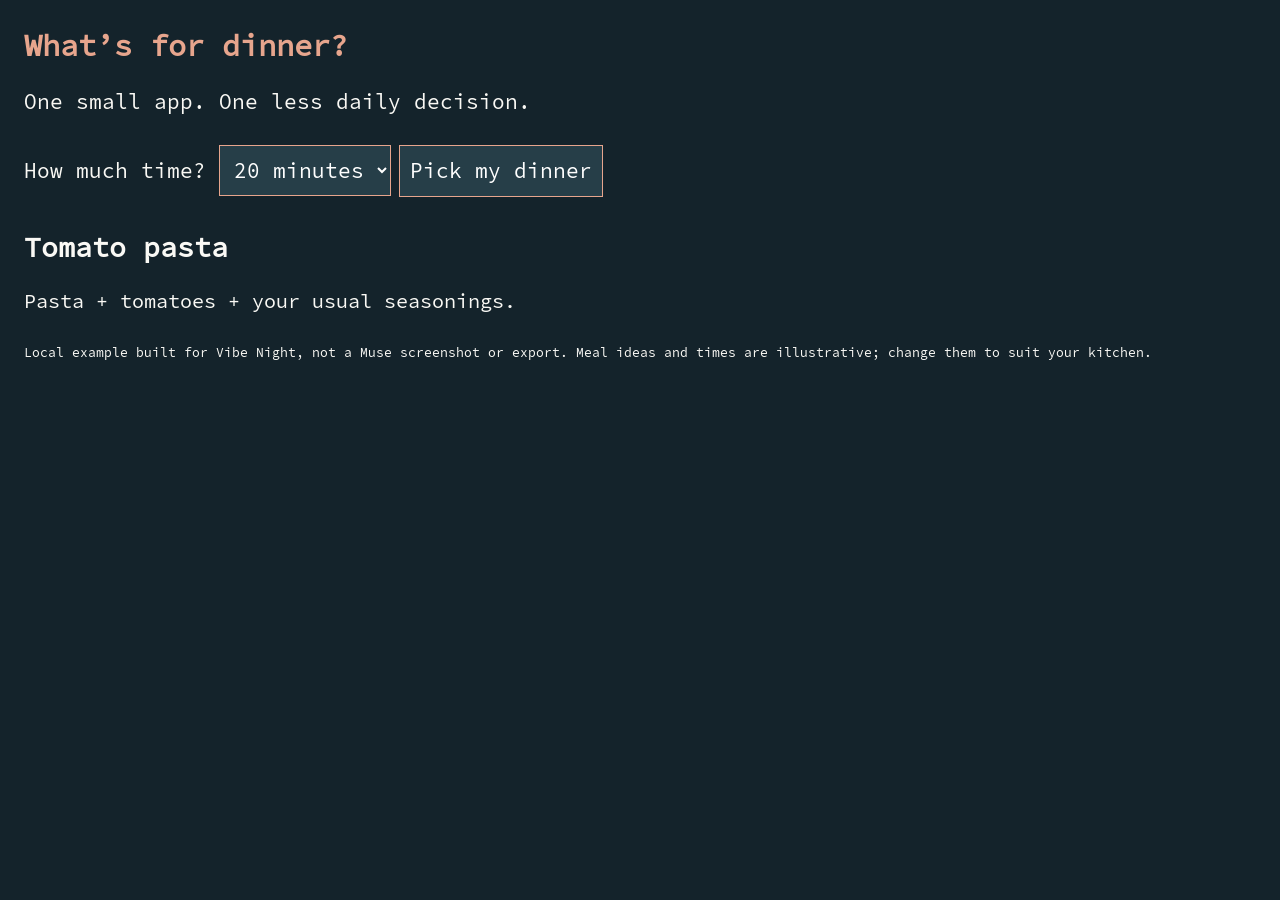
<file: site/demos/dinner-picker.html>
<!doctype html><html lang="en"><meta charset="utf-8"><meta name="viewport" content="width=device-width,initial-scale=1"><title>What’s for dinner?</title><style>@font-face{font-family:Code;src:url('../fonts/source-code-pro-regular.woff2')}body{margin:0;padding:24px;background:#14232b;color:#faf9f5;font:21px/1.4 Code,monospace}h1{font-size:30px;color:#e7a58d;margin:0 0 12px}select,button{font:inherit;padding:10px;background:#263e48;color:#fff;border:1px solid #e7a58d;margin:8px 8px 8px 0}button{cursor:pointer}#meal{font-size:28px;margin-bottom:8px}#ingredients{font-size:20px}small{font-size:13px}</style><h1>What’s for dinner?</h1><p>One small app. One less daily decision.</p><label>How much time? <select id="time"><option value="10">10 minutes</option><option value="20" selected>20 minutes</option><option value="30">30 minutes</option></select></label><button id="pick">Pick my dinner</button><h2 id="meal" aria-live="polite">Tomato pasta</h2><p id="ingredients">Pasta + tomatoes + your usual seasonings.</p><small>Local example built for Vibe Night, not a Muse screenshot or export. Meal ideas and times are illustrative; change them to suit your kitchen.</small><script>const meals=[{name:'Tomato pasta',time:20,ingredients:'Pasta + tomatoes + your usual seasonings.'},{name:'Eggs on toast',time:10,ingredients:'Eggs + bread + whatever greens you have.'},{name:'Rice bowl',time:30,ingredients:'Rice + vegetables + your favorite sauce.'},{name:'Tomato toast',time:10,ingredients:'Bread + tomatoes + your usual seasonings.'},{name:'Vegetable omelet',time:20,ingredients:'Eggs + chopped vegetables + your favorite filling.'}];let previous='Tomato pasta';const time=document.getElementById('time'),pick=document.getElementById('pick');function choose(){const options=meals.filter(m=>m.time<=Number(time.value)&&m.name!==previous);const meal=options[Math.floor(Math.random()*options.length)];previous=meal.name;document.getElementById('meal').textContent=meal.name;document.getElementById('ingredients').textContent=meal.ingredients;pick.textContent='Pick something else';}pick.onclick=choose;time.onchange=choose;</script></html>
</file>
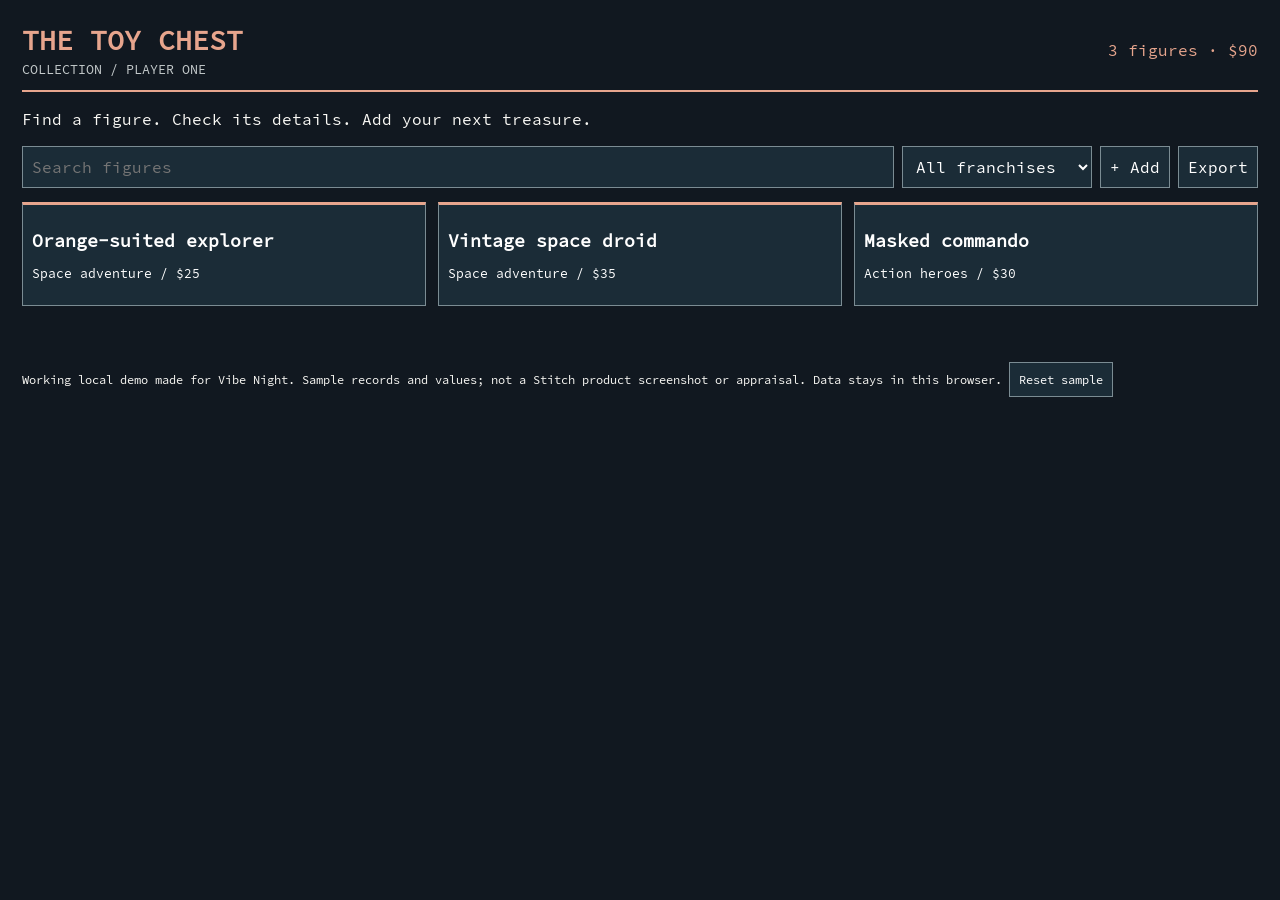
<file: site/demos/figure-tracker.html>
<!doctype html>
<html lang="en"><meta charset="utf-8"><meta name="viewport" content="width=device-width,initial-scale=1"><title>Toy Chest — Collection tracker</title>
<style>
@font-face{font-family:Code;src:url('../fonts/source-code-pro-regular.woff2')}*{box-sizing:border-box}body{margin:0;background:#111820;color:#faf9f5;font:16px Code,monospace;padding:22px}header{display:flex;align-items:center;justify-content:space-between;border-bottom:2px solid #e7a58d;padding-bottom:12px}h1{font-size:28px;margin:0;color:#e7a58d}p{line-height:1.4}small{color:#c4cacb}button,input,select{font:inherit;border:1px solid #7b8c93;border-radius:0;padding:9px;background:#1b2c37;color:#fff}button{cursor:pointer}button:hover,button:focus{border-color:#e7a58d;color:#e7a58d}input,select{min-width:0}.toolbar{display:flex;gap:8px;margin:14px 0}.toolbar input{flex:1;width:100px}.stats{color:#e7a58d}.catalog{display:grid;grid-template-columns:repeat(3,minmax(0,1fr));gap:12px}.figure{text-align:left;min-height:104px;border-top:3px solid #e7a58d}.figure strong{display:block;font-size:18px;line-height:1.3;margin-bottom:10px}.figure span{font-size:13px}dialog{color:#fff;background:#14212b;border:2px solid #e7a58d;width:min(90vw,620px);max-height:90vh;padding:22px}dialog::backdrop{background:#000b}dialog img{width:100%;max-height:200px;object-fit:contain}label{display:grid;gap:5px;margin:10px 0}form button{margin:10px 8px 0 0}#status{min-height:1.5em;color:#e7a58d}.note{font-size:12px;margin-top:16px}#empty{padding:20px} @media(max-width:650px){body{padding:16px}.catalog{grid-template-columns:repeat(2,minmax(0,1fr))}.toolbar{flex-wrap:wrap}h1{font-size:24px}.toolbar button{font-size:14px}.figure strong{font-size:16px}}
</style>
<header><div><h1>THE TOY CHEST</h1><small>COLLECTION / PLAYER ONE</small></div><div class="stats" id="stats"></div></header>
<p>Find a figure. Check its details. Add your next treasure.</p>
<div class="toolbar"><input id="query" aria-label="Search figures" placeholder="Search figures"><select id="franchise" aria-label="Filter franchise"><option value="">All franchises</option></select><button id="add">+ Add</button><button id="export">Export</button></div>
<main class="catalog" id="catalog"></main><div id="empty" hidden>No figures match. Try another search.</div><p role="status" id="status"></p>
<div class="note">Working local demo made for Vibe Night. Sample records and values; not a Stitch product screenshot or appraisal. Data stays in this browser. <button id="reset">Reset sample</button></div>
<dialog id="detail"><button id="closeDetail">Close</button><h2 id="detailName"></h2><img id="detailPhoto" src="../media/action-figure-lineup.png" alt="Drew’s collection, shown as the sample collection photo"><p id="detailText"></p></dialog>
<dialog id="editor"><h2>Add a figure</h2><form id="form"><label>Photo (optional, stays local; up to 2 MB)<input name="photo" type="file" accept="image/png,image/jpeg,image/webp,image/gif"></label><label>Name<input name="name" required maxlength="80"></label><label>Franchise<input name="franchise" maxlength="60"></label><label>Condition<select name="condition"><option>Good</option><option>Played with</option><option>Boxed</option><option>Unknown</option></select></label><label>Estimated value ($)<input name="value" type="number" required min="0" step="0.01" value="0"></label><label><span><input name="packaging" type="checkbox"> Original packaging</span></label><button type="submit">Save figure</button><button id="cancel" type="button">Cancel</button><p id="error" role="alert"></p></form></dialog>
<script type="module">
import { seed, selectFigures, addFigure, totalValue } from './collector-model.mjs';
const $ = id => document.getElementById(id);
let figures=structuredClone(seed);
try { const saved=JSON.parse(localStorage.getItem('vibe-toy-chest')); if(Array.isArray(saved)&&saved.every(f=>typeof f.name==='string'&&typeof f.franchise==='string'&&typeof f.condition==='string'&&typeof f.value==='number'&&Number.isFinite(f.value)&&f.value>=0))figures=saved; } catch {}
function persist(){try{localStorage.setItem('vibe-toy-chest',JSON.stringify(figures));$('status').textContent='Saved in this browser.';}catch{$('status').textContent='Browser storage unavailable; use Export to keep your changes.';}}
function render(){
 const selected=$('franchise').value;const all=new Option('All franchises','');$('franchise').replaceChildren(all,...[...new Set(figures.map(f=>f.franchise))].sort().map(x=>new Option(x,x)));$('franchise').value=selected;
 const shown=selectFigures(figures,$('query').value,$('franchise').value);$('stats').textContent=`${figures.length} figures · $${totalValue(figures).toFixed(0)}`;$('catalog').replaceChildren();$('empty').hidden=shown.length>0;
 for(const f of shown){const b=document.createElement('button');b.className='figure';const name=document.createElement('strong');name.textContent=f.name;const line=document.createElement('span');line.textContent=`${f.franchise} / $${f.value}`;b.append(name,line);b.onclick=()=>{$('detailName').textContent=f.name;$('detailPhoto').src=f.photo||'../media/action-figure-lineup.png';$('detailPhoto').alt=f.photo?f.name:'Drew’s sample collection photo';$('detailText').textContent=`${f.franchise} · ${f.condition} · Estimated $${f.value} · Original packaging: ${f.packaging?'yes':'no'}`;$('detail').showModal();};$('catalog').append(b);}
}
$('query').oninput=render;$('franchise').onchange=render;$('closeDetail').onclick=()=>$('detail').close();$('add').onclick=()=>{$('error').textContent='';$('editor').showModal();};$('cancel').onclick=()=>$('editor').close();
$('form').onsubmit=async e=>{e.preventDefault();const d=new FormData(e.target);try{let photo='';const file=d.get('photo');if(file&&file.size){if(file.size>2*1024*1024)throw new Error('Choose a photo smaller than 2 MB.');photo=await new Promise((resolve,reject)=>{const reader=new FileReader();reader.onload=()=>resolve(reader.result);reader.onerror=()=>reject(new Error('Could not read photo.'));reader.readAsDataURL(file);});}figures=addFigure(figures,{...Object.fromEntries(d),photo,packaging:d.has('packaging')},crypto.randomUUID());persist();e.target.reset();$('editor').close();$('query').value='';$('franchise').value='';render();}catch(error){$('error').textContent=error.message;}};
$('reset').onclick=()=>{figures=structuredClone(seed);$('query').value='';$('franchise').value='';persist();render();};
$('export').onclick=()=>{const url=URL.createObjectURL(new Blob([JSON.stringify(figures,null,2)],{type:'application/json'}));const a=document.createElement('a');a.href=url;a.download='my-toy-chest.json';a.click();setTimeout(()=>URL.revokeObjectURL(url),1000);$('status').textContent='Collection exported as JSON.';};render();
</script></html>
</file>
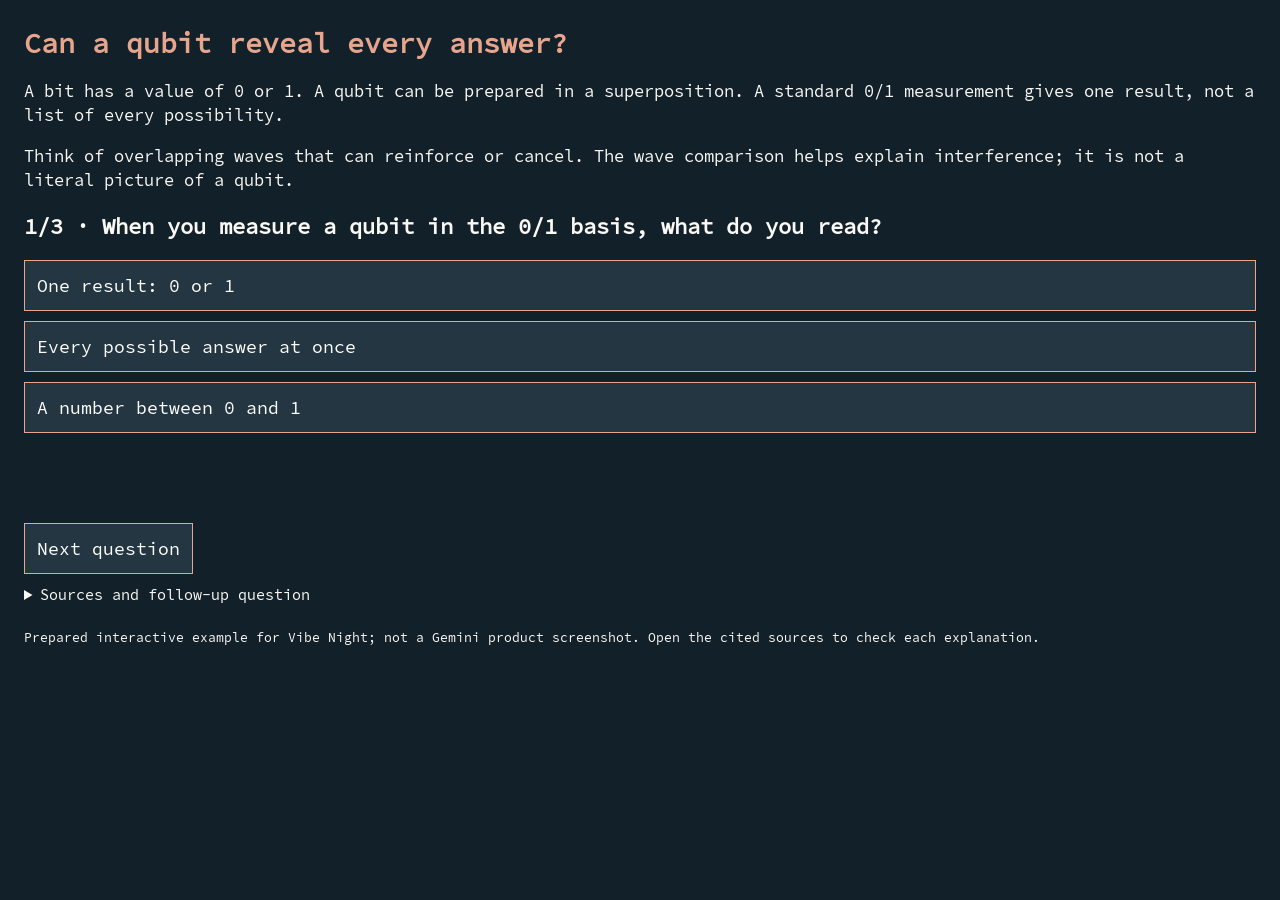
<file: site/demos/quantum-quiz.html>
<!doctype html><html lang="en"><meta charset="utf-8"><meta name="viewport" content="width=device-width,initial-scale=1"><title>A tiny quantum lesson</title><style>@font-face{font-family:Code;src:url('../fonts/source-code-pro-regular.woff2')}*{box-sizing:border-box}body{margin:0;padding:24px;background:#12202a;color:#faf9f5;font:18px Code,monospace;line-height:1.4}h1{color:#e7a58d;font-size:28px;margin:0 0 14px}h2{font-size:22px}button{display:block;font:inherit;background:#233641;color:#fff;border:1px solid #e7a58d;padding:12px;margin:10px 0;text-align:left;width:100%;cursor:pointer}button:focus,button:hover{background:#3c4d57}#feedback{color:#e7a58d;min-height:3em}small{font-size:13px}a{color:#e7a58d}.lesson{font-size:17px}label{display:block}details{font-size:15px}#next{width:auto}</style><h1>Can a qubit reveal every answer?</h1><p class="lesson">A bit has a value of 0 or 1. A qubit can be prepared in a superposition. A standard 0/1 measurement gives one result, not a list of every possibility.</p><p class="lesson">Think of overlapping waves that can reinforce or cancel. The wave comparison helps explain interference; it is not a literal picture of a qubit.</p><h2 id="question"></h2><div id="answers"></div><p id="feedback" role="status" aria-live="polite"></p><button id="next" hidden>Next question</button><details><summary>Sources and follow-up question</summary><p><a href="https://www.ibm.com/think/topics/qubit" target="_blank" rel="noopener">IBM: What is a qubit?</a><br><a href="https://www.nist.gov/quantum-information-science/quantum-computing-explained" target="_blank" rel="noopener">NIST: Quantum Computing Explained</a></p><p>Ask your notebook: “Which source supports the measurement answer? Explain why a quantum computer does not simply hand us all answers at once.”</p></details><p><small>Prepared interactive example for Vibe Night; not a Gemini product screenshot. Open the cited sources to check each explanation.</small></p><script>
const questions=[{q:'When you measure a qubit in the 0/1 basis, what do you read?',a:['One result: 0 or 1','Every possible answer at once','A number between 0 and 1'],correct:0,why:'One result. Superposition is part of the quantum state before measurement; it does not turn one readout into every answer. Source: IBM, Understanding qubits.'},{q:'Why does the wave comparison help?',a:['It means a qubit is a tiny ocean','Amplitudes can interfere, reinforcing or cancelling','It means quantum computers are faster at every task'],correct:1,why:'Interference changes outcome probabilities. Designing an algorithm that uses it is the hard part. Sources: IBM, Understanding qubits; NIST, Quantum Computing Explained.'},{q:'Which statement describes a classical bit?',a:['It has a value of 0 or 1','It reveals every possible answer','It is always faster than a qubit'],correct:0,why:'A classical bit has a binary value. This does not imply a universal speed comparison. Source: IBM, Bits versus qubits.'}];let index=0;const question=document.getElementById('question'),answers=document.getElementById('answers'),feedback=document.getElementById('feedback'),next=document.getElementById('next');function render(){const item=questions[index];question.textContent=`${index+1}/${questions.length} · ${item.q}`;feedback.textContent='';next.hidden=true;answers.replaceChildren();item.a.forEach((text,i)=>{const b=document.createElement('button');b.textContent=text;b.onclick=()=>{feedback.textContent=(i===item.correct?'Correct. ':'Try again. ')+item.why;next.hidden=i!==item.correct;};answers.append(b);});}next.onclick=()=>{index=(index+1)%questions.length;render();};render();
</script></html>
</file>
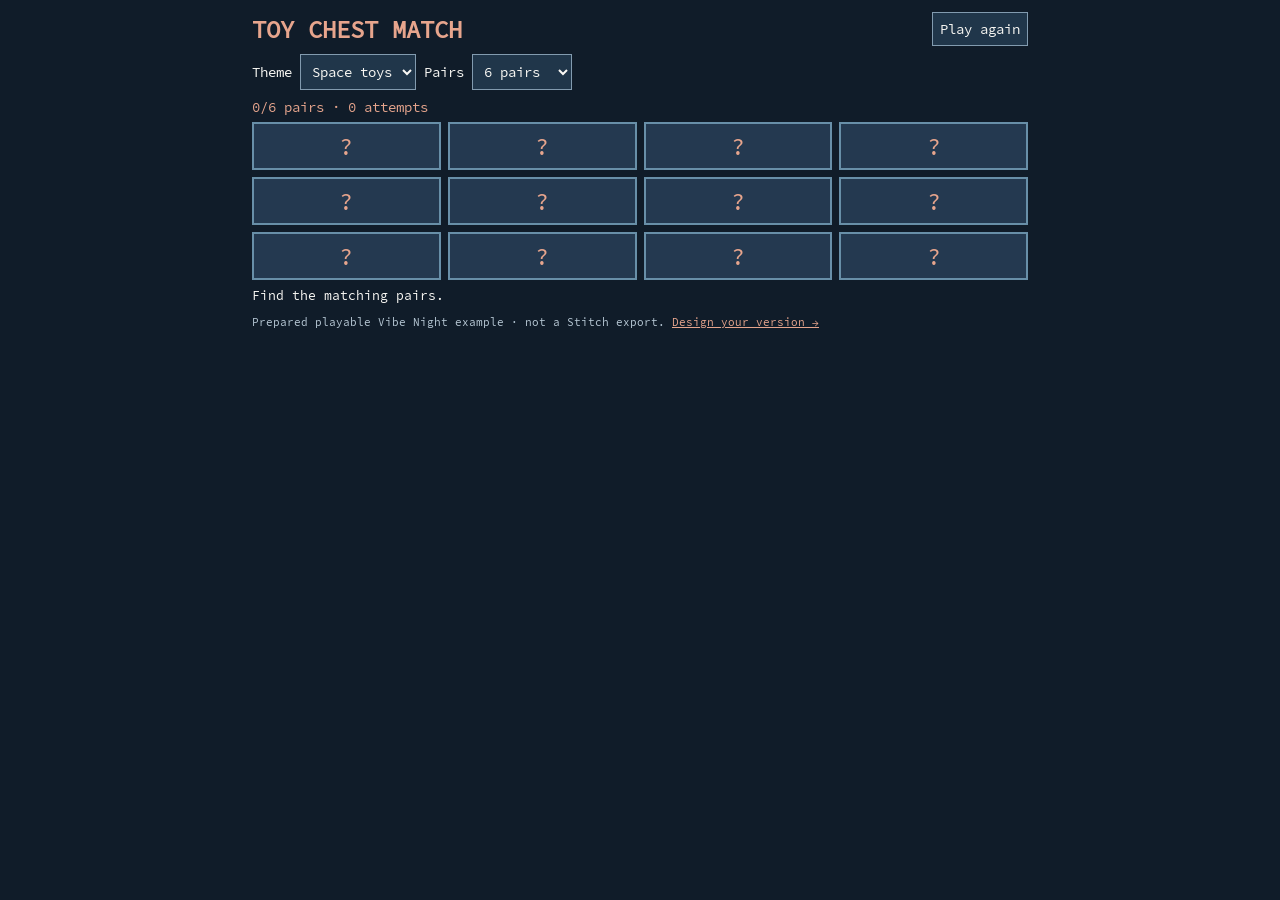
<file: site/demos/toy-chest-match.html>
<!doctype html><html lang="en"><head><meta charset="utf-8"><meta name="viewport" content="width=device-width,initial-scale=1"><title>Toy Chest Match — Vibe Night</title><style>@font-face{font-family:Code;src:url('../fonts/source-code-pro-regular.woff2')}*{box-sizing:border-box}body{margin:0;background:#101c29;color:#faf9f5;font:14px/1.3 Code,monospace;padding:12px;max-width:800px;margin:auto}h1{font-size:24px;margin:0;color:#e7a58d}header{display:flex;gap:10px;align-items:center;justify-content:space-between}select,button{font:inherit;color:#faf9f5;background:#20364a;border:1px solid #829baf;padding:7px;cursor:pointer}select{max-width:130px}.controls{display:flex;gap:8px;margin:8px 0;flex-wrap:wrap}.score{margin:6px 0;color:#e7a58d}.board{display:grid;grid-template-columns:repeat(4,1fr);gap:7px}.card{height:48px;font-size:29px;line-height:1;border:2px solid #688fa8;background:#243950}.card:focus-visible{outline:3px solid #f5d565;outline-offset:2px}.card:disabled{cursor:default;opacity:1}.card.matched{background:#244938;border-color:#96d4ae}.card.hidden{font:24px Code,monospace;color:#e7a58d}.note{font-size:11px;margin:10px 0 0;color:#b8c9d6}a{color:#e7a58d}#status{font-size:13px;margin:8px 0;min-height:1.3em}@media(max-width:430px){.board{grid-template-columns:repeat(3,1fr)}.card{height:52px}h1{font-size:21px}}</style></head><body><header><h1>TOY CHEST MATCH</h1><button id="restart" type="button">Play again</button></header><div class="controls"><label>Theme <select id="theme"><option value="space">Space toys</option><option value="dino">Dinosaurs</option></select></label><label>Pairs <select id="pairs"><option value="6">6 pairs</option><option value="3">3 · easy</option></select></label></div><p class="score" id="score"></p><div id="board" class="board" aria-label="Memory matching cards"></div><p id="status" role="status" aria-live="polite">Find the matching pairs.</p><p class="note">Prepared playable Vibe Night example · not a Stitch export. <a href="../prompts.html#design" target="_blank" rel="noopener noreferrer">Design your version →</a></p><script>
const themes={space:[['🚀','Rocket'],['🤖','Robot'],['👾','Alien'],['🪐','Planet'],['🕹️','Joystick'],['⚡','Lightning']],dino:[['🦖','Tyrannosaurus'],['🦕','Long-neck dinosaur'],['🥚','Egg'],['🌋','Volcano'],['🌿','Fern'],['☄️','Comet']]};
const board=document.getElementById('board'),score=document.getElementById('score'),status=document.getElementById('status');let cards=[],open=[],matches=new Set(),attempts=0,locked=false,pending;
function start(){clearTimeout(pending);const count=Number(document.getElementById('pairs').value),choices=themes[document.getElementById('theme').value].slice(0,count);cards=[...choices,...choices].map(([symbol,name],id)=>({symbol,name,id}));for(let i=cards.length-1;i>0;i--){const j=Math.floor(Math.random()*(i+1));[cards[i],cards[j]]=[cards[j],cards[i]];}open=[];matches=new Set();attempts=0;locked=false;status.textContent='Find the matching pairs.';render();}
function render(){board.replaceChildren();score.textContent=`${matches.size/2}/${cards.length/2} pairs · ${attempts} attempts`;cards.forEach((card,index)=>{const shown=open.includes(index)||matches.has(index),button=document.createElement('button');button.type='button';button.className='card'+(matches.has(index)?' matched':shown?'':' hidden');button.textContent=shown?card.symbol:'?';button.setAttribute('aria-label',shown?card.name:`Hidden card ${index+1}`);button.disabled=shown;button.onclick=()=>flip(index);board.append(button);});}
function flip(index){if(locked||open.includes(index)||matches.has(index))return;open.push(index);if(open.length===2){attempts++;const[a,b]=open;if(cards[a].name===cards[b].name){matches.add(a);matches.add(b);open=[];status.textContent=matches.size===cards.length?`You found every pair in ${attempts} attempts! Play again or change the theme.`:'A match! Find another pair.';}else{locked=true;status.textContent='Different toys — remember where they are.';pending=setTimeout(()=>{open=[];locked=false;status.textContent='Try another pair.';render();},800);}}render();}
document.getElementById('restart').onclick=start;document.getElementById('theme').onchange=start;document.getElementById('pairs').onchange=start;start();
</script></body></html>
</file>
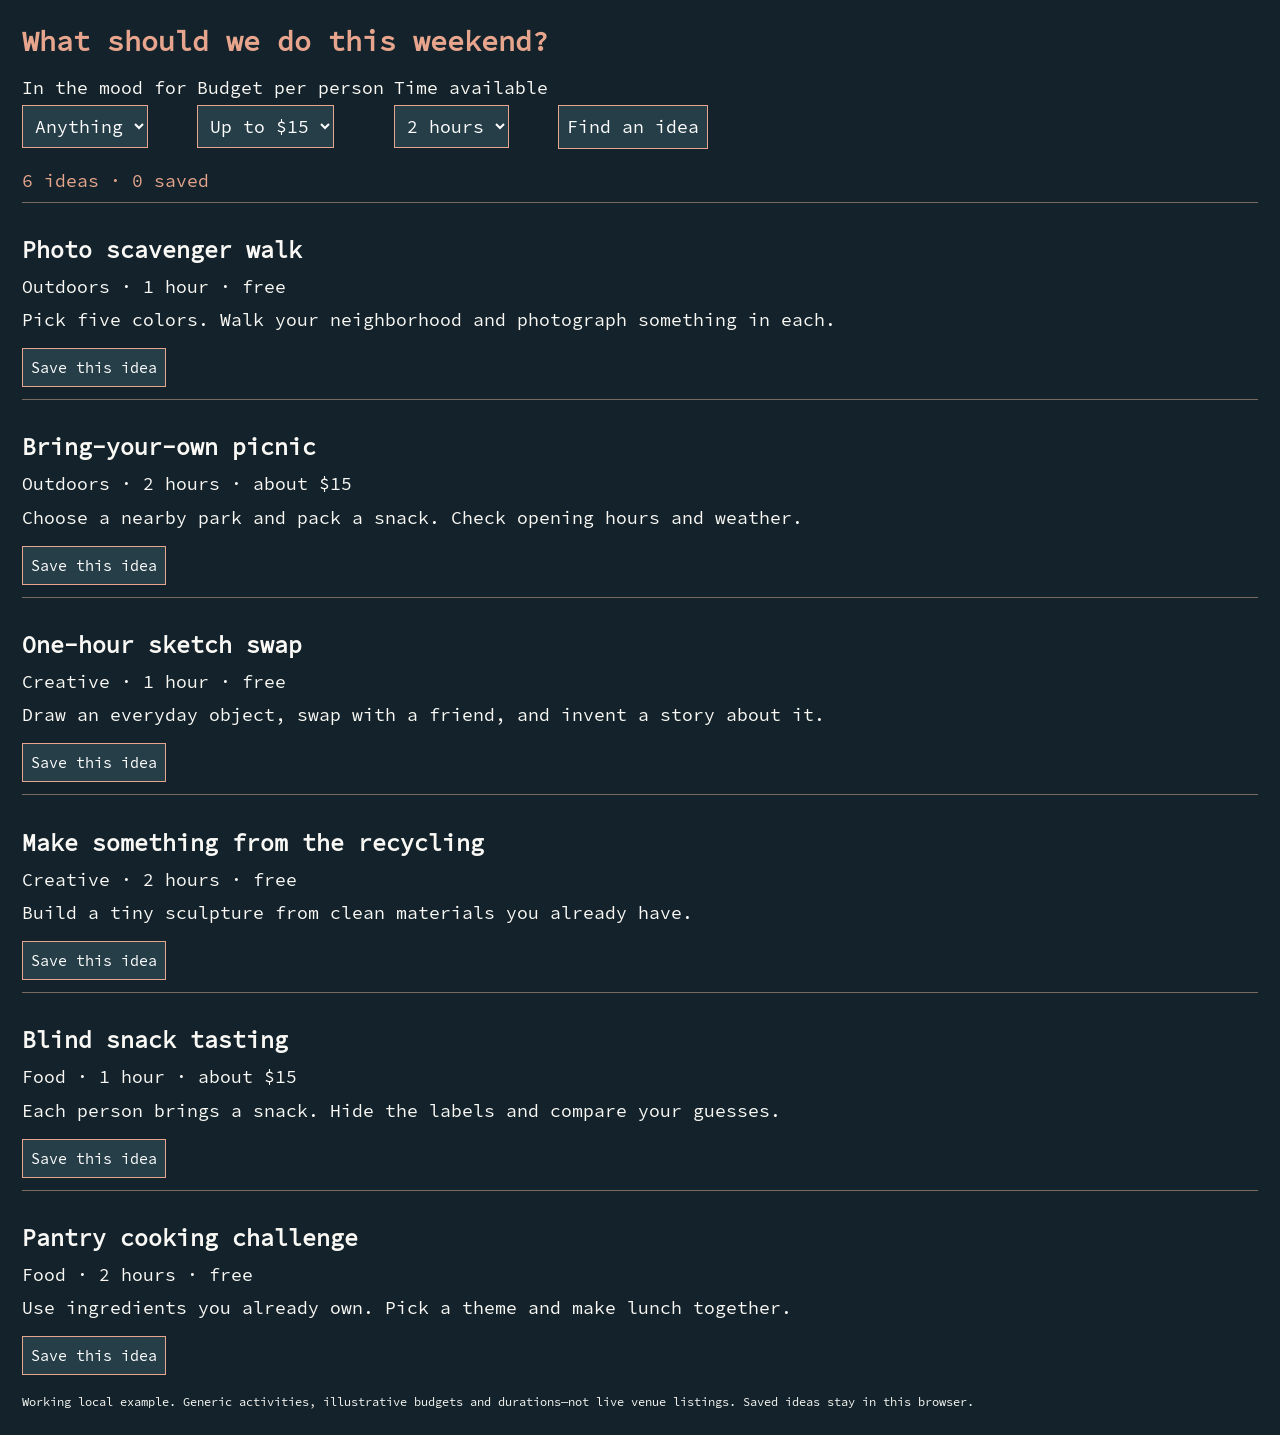
<file: site/demos/weekend-picker.html>
<!doctype html><html lang="en"><meta charset="utf-8"><meta name="viewport" content="width=device-width,initial-scale=1"><title>What should we do this weekend?</title><style>@font-face{font-family:Code;src:url('../fonts/source-code-pro-regular.woff2')}*{box-sizing:border-box}body{margin:0;padding:22px;background:#14232b;color:#faf9f5;font:18px/1.4 Code,monospace}h1{font-size:28px;color:#e7a58d;margin:0 0 14px}label{display:inline-block;margin:0 10px 12px 0}select,button{font:inherit;padding:8px;background:#263e48;color:#fff;border:1px solid #e7a58d}select{display:block;margin-top:5px}button{cursor:pointer}h2{font-size:23px;margin-bottom:6px}p{margin:8px 0}small{font-size:12px}.idea{border-top:1px solid #7a6a60;padding:12px 0}.save{font-size:15px;margin-top:8px}#status{color:#e7a58d}</style><h1>What should we do this weekend?</h1><label>In the mood for<select id="interest"><option value="">Anything</option><option>Outdoors</option><option>Creative</option><option>Food</option></select></label><label>Budget per person<select id="budget"><option value="0">Free</option><option value="15" selected>Up to $15</option><option value="30">Up to $30</option></select></label><label>Time available<select id="hours"><option value="1">1 hour</option><option value="2" selected>2 hours</option><option value="4">4 hours</option></select></label><button id="go">Find an idea</button><p id="status" role="status"></p><main id="ideas"></main><small>Working local example. Generic activities, illustrative budgets and durations—not live venue listings. Saved ideas stay in this browser.</small><script>
const activities=[{id:'walk',name:'Photo scavenger walk',interest:'Outdoors',cost:0,hours:1,description:'Pick five colors. Walk your neighborhood and photograph something in each.'},{id:'picnic',name:'Bring-your-own picnic',interest:'Outdoors',cost:15,hours:2,description:'Choose a nearby park and pack a snack. Check opening hours and weather.'},{id:'sketch',name:'One-hour sketch swap',interest:'Creative',cost:0,hours:1,description:'Draw an everyday object, swap with a friend, and invent a story about it.'},{id:'craft',name:'Make something from the recycling',interest:'Creative',cost:0,hours:2,description:'Build a tiny sculpture from clean materials you already have.'},{id:'snack',name:'Blind snack tasting',interest:'Food',cost:15,hours:1,description:'Each person brings a snack. Hide the labels and compare your guesses.'},{id:'cook',name:'Pantry cooking challenge',interest:'Food',cost:0,hours:2,description:'Use ingredients you already own. Pick a theme and make lunch together.'}];let saved=[];try{const value=JSON.parse(localStorage.getItem('vibe-weekend-saved'));if(Array.isArray(value))saved=value.filter(x=>typeof x==='string');}catch{}const $=id=>document.getElementById(id);function render(){const matches=activities.filter(a=>(!$('interest').value||a.interest===$('interest').value)&&a.cost<=Number($('budget').value)&&a.hours<=Number($('hours').value));$('ideas').replaceChildren();$('status').textContent=matches.length?`${matches.length} ideas · ${saved.length} saved`:'No matches. Try another interest, budget, or time.';for(const a of matches){const section=document.createElement('section');section.className='idea';const h=document.createElement('h2');h.textContent=a.name;const p=document.createElement('p');p.textContent=`${a.interest} · ${a.hours} hour${a.hours===1?'':'s'} · ${a.cost?'about $'+a.cost:'free'}`;const description=document.createElement('p');description.textContent=a.description;const button=document.createElement('button');button.className='save';button.textContent=saved.includes(a.id)?'Saved ✓':'Save this idea';button.onclick=()=>{saved=saved.includes(a.id)?saved.filter(x=>x!==a.id):[...saved,a.id];let stored=true;try{localStorage.setItem('vibe-weekend-saved',JSON.stringify(saved));}catch{stored=false;}render();if(!stored)$('status').textContent='Browser storage unavailable. Saved for this visit only.';};section.append(h,p,description,button);$('ideas').append(section);}}$('go').onclick=render;for(const id of ['interest','budget','hours'])$(id).onchange=render;render();
</script></html>
</file>
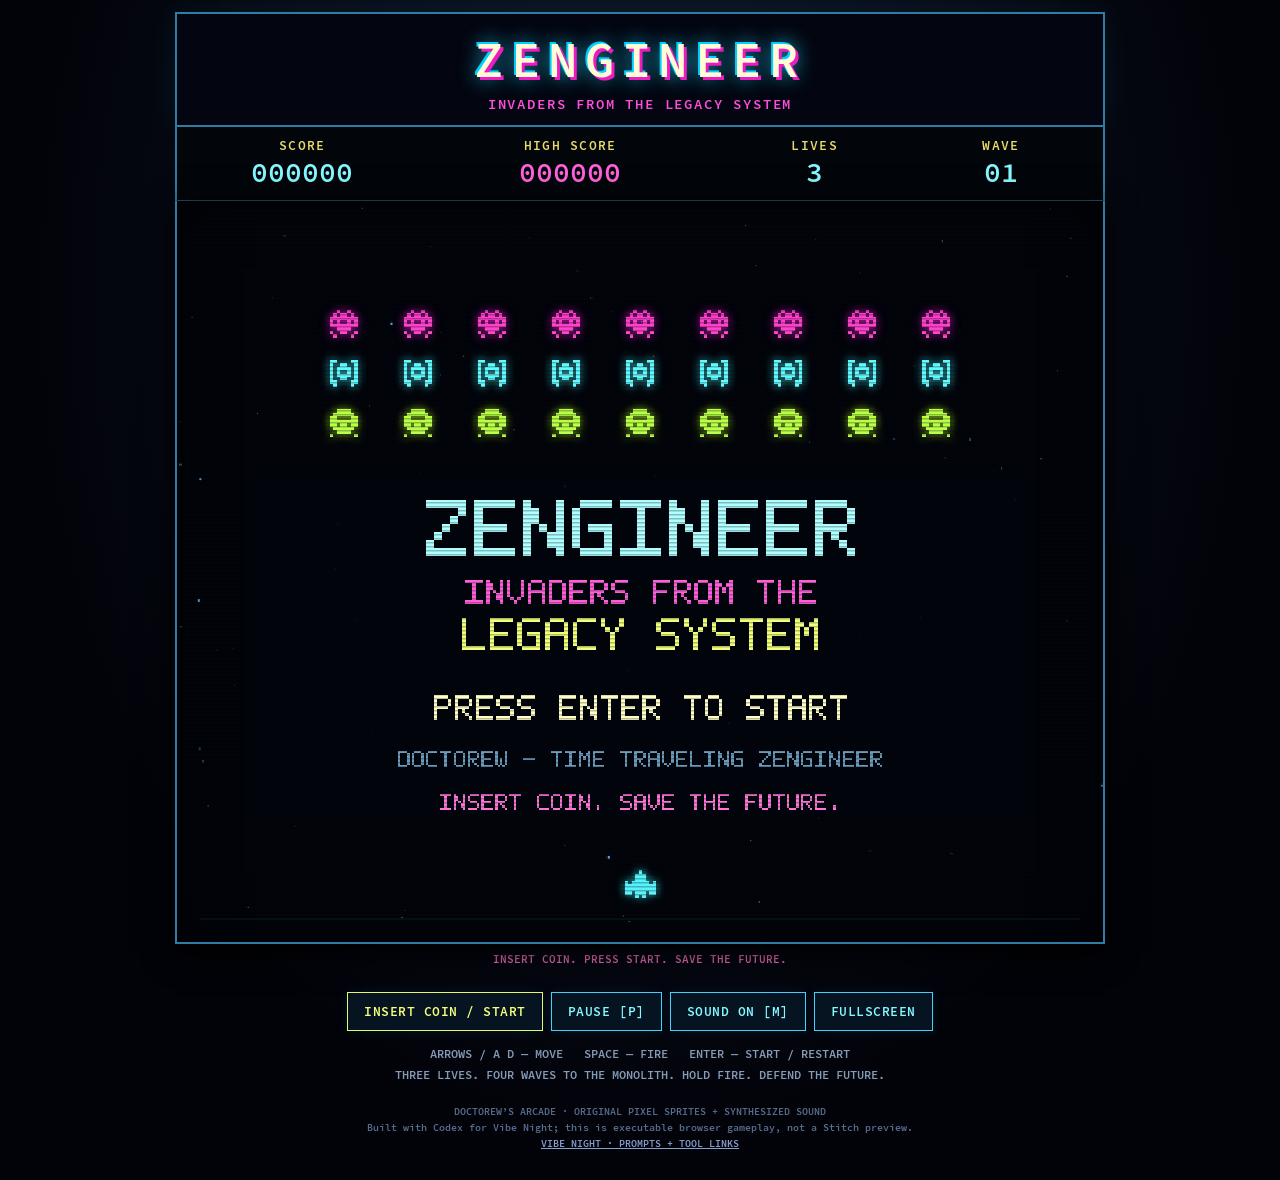
<file: site/demos/zengineer.html>
<!doctype html><html lang="en"><head><meta charset="utf-8"><meta name="viewport" content="width=device-width,initial-scale=1,maximum-scale=1"><meta name="theme-color" content="#03050a"><title>ZENGINEER — Invaders from the Legacy System</title><style>@font-face{font-family:Arcade;src:url('../fonts/source-code-pro-semibold.woff2');font-weight:600}*{box-sizing:border-box}html,body{margin:0;min-height:100%;background:#020309;color:#c8fbff;font-family:Arcade,monospace}body{display:flex;justify-content:center;padding:12px;background-image:radial-gradient(ellipse at 50% 25%,#10162b 0%,#020309 68%)}.cabinet{width:min(100%,930px);align-self:flex-start}.marquee{border:2px solid #307ca5;border-bottom:0;text-align:center;padding:15px 8px 12px;background:#030510;box-shadow:0 0 30px #0ff1}.logo{font-size:clamp(24px,5.6vw,49px);letter-spacing:.16em;font-weight:600;color:#fffbd4;text-shadow:3px 3px #ed1cc1,-2px -2px #00cfff,0 0 20px #23d5ff}.subtitle{font-size:clamp(9px,1.7vw,14px);letter-spacing:.13em;color:#ff4ddc;margin-top:5px}.hud{display:grid;grid-template-columns:1fr 1.3fr .8fr .8fr;border:2px solid #307ca5;border-bottom:1px solid #245169;padding:10px 9px;background:#02050a;text-align:center}.hud span{display:block;color:#e9dc6b;font-size:clamp(9px,1.6vw,13px);letter-spacing:.1em}.hud strong{display:block;font-size:clamp(18px,3vw,28px);color:#85f7ff;font-variant-numeric:tabular-nums}.hud .record{color:#ff61da}.screen{position:relative;border:2px solid #307ca5;border-top:0;background:#000;overflow:hidden;box-shadow:inset 0 0 40px #00bfff22,0 8px 30px #000}canvas{display:block;width:100%;height:auto;aspect-ratio:5/4;image-rendering:pixelated;touch-action:none;outline:none}.screen::after{content:'';position:absolute;inset:0;background:repeating-linear-gradient(0deg,#0000 0,#0000 2px,#03081045 3px,#03081045 4px);pointer-events:none;box-shadow:inset 0 0 55px #0008}nav{display:flex;gap:8px;padding:12px 0;justify-content:center;flex-wrap:wrap}button{font:600 13px Arcade,monospace;letter-spacing:.04em;padding:10px 16px;border:1px solid #45cfff;color:#85f7ff;background:#061321;cursor:pointer;box-shadow:0 0 10px #00bfff15}button:hover,button:focus-visible{background:#10253c;outline:2px solid #e7f966;outline-offset:2px}.coin{color:#f6ff7b;border-color:#e7f966}.instructions{text-align:center;font-size:12px;color:#859bb7;margin:0 8px 10px;line-height:1.8}.transmission{font-size:11px;text-align:center;min-height:20px;color:#ff75c8;margin:8px 0}.touch{display:flex;gap:12px;justify-content:space-between;margin:0 0 10px}.touch button{min-width:72px;min-height:48px;touch-action:none;user-select:none;-webkit-user-select:none}.touch .fire{margin-left:auto;color:#f5fc7d;border-color:#f5fc7d;min-width:125px}footer{text-align:center;font-size:10px;line-height:1.6;color:#586e8e;padding:8px 0 16px}a{color:#879fd0}iframe{border:0}@media(pointer:fine){.touch{display:none}}@media(max-width:600px){body{padding:5px}.marquee{padding:10px 4px}.hud{padding:6px 4px}nav{padding:8px 0;gap:6px}button{padding:9px 10px;font-size:11px}.instructions{font-size:10px}.transmission{font-size:10px}}@media(prefers-reduced-motion:reduce){.screen::after{background:none}.logo{text-shadow:2px 2px #ed1cc1}}</style></head><body><main class="cabinet"><header class="marquee"><div class="logo">ZENGINEER</div><div class="subtitle">INVADERS FROM THE LEGACY SYSTEM</div></header><section class="hud" aria-label="Game scoreboard"><div><span>SCORE</span><strong id="score">000000</strong></div><div><span>HIGH SCORE</span><strong class="record" id="high">000000</strong></div><div><span>LIVES</span><strong id="lives">3</strong></div><div><span>WAVE</span><strong id="wave">01</strong></div></section><div class="screen"><canvas id="game" width="800" height="640" tabindex="0" aria-label="Zengineer arcade shooter. Enter starts. Arrows or A and D move. Space fires. P pauses. M mutes.">Use a browser that supports HTML Canvas to play.</canvas></div><p class="transmission" id="status" role="status" aria-live="polite">INSERT COIN. PRESS START. SAVE THE FUTURE.</p><nav aria-label="Arcade controls"><button type="button" class="coin" id="start">INSERT COIN / START</button><button type="button" id="pause">PAUSE [P]</button><button type="button" id="sound">SOUND ON [M]</button><button type="button" id="full">FULLSCREEN</button></nav><div class="touch"><button type="button" id="left" aria-label="Move left">◀ LEFT</button><button type="button" id="right" aria-label="Move right">RIGHT ▶</button><button type="button" id="fire" class="fire">FIRE</button></div><p class="instructions">ARROWS / A D — MOVE &nbsp; SPACE — FIRE &nbsp; ENTER — START / RESTART<br>THREE LIVES. FOUR WAVES TO THE MONOLITH. HOLD FIRE. DEFEND THE FUTURE.</p><footer>DOCTOREW’S ARCADE · ORIGINAL PIXEL SPRITES + SYNTHESIZED SOUND<br>Built with Codex for Vibe Night; this is executable browser gameplay, not a Stitch preview.<br><a href="../prompts.html#design" target="_blank" rel="noopener noreferrer">VIBE NIGHT · PROMPTS + TOOL LINKS</a></footer></main><script type="module">
const WIDTH=800, HEIGHT=640;
const overlaps=(a,b)=>a.x-a.w/2<b.x+b.w/2&&a.x+a.w/2>b.x-b.w/2&&a.y-a.h/2<b.y+b.h/2&&a.y+a.h/2>b.y-b.h/2;
const clamp=(x,a,b)=>Math.max(a,Math.min(b,x));
class ArcadeGame{
 constructor({random=Math.random,highScore=0}={}){this.random=random;this.highScore=Number.isFinite(Number(highScore))?Math.max(0,Math.floor(Number(highScore))):0;this.events=[];this.time=0;this.mode='attract';this.score=0;this.lives=3;this.wave=1;this.player={x:400,y:590,w:30,h:24};this.setupWave();}
 emit(type,data={}){this.events.push({type,...data});}
 points(n){this.score+=n;this.highScore=Math.max(this.highScore,this.score);}
 start(){this.score=0;this.lives=3;this.wave=1;this.time=0;this.events=[];this.player.x=400;this.player.y=590;this.invulnerable=1.6;this.setupWave();this.mode='playing';this.emit('start');}
 setupWave(){this.enemies=[];this.shots=[];this.enemyShots=[];this.direction=1;this.fireCooldown=0;this.enemyClock=1.5;this.diveClock=7;this.boss=null;this.waveBonus=0;this.clearTime=0;
  const bossWave=this.wave%4===0,rows=bossWave?3:Math.min(5,3+Math.floor(this.wave/2)),cols=9;
  for(let row=0;row<rows;row++)for(let col=0;col<cols;col++)this.enemies.push({x:144+col*64,y:(bossWave?182:106)+row*43,w:30,h:25,type:row%3,col,hp:this.wave>=6&&row===0?2:1,phase:this.random()*6.28});
  this.initialCount=this.enemies.length;
  if(bossWave)this.boss={x:400,y:83,w:160,h:56,hp:18+this.wave*2,maxHp:18+this.wave*2,phase:0,fire:2};
 }
 get speed(){return Math.min(175,25+this.wave*9+(1-this.enemies.length/this.initialCount)*57);}
 get attackInterval(){return Math.max(.22,1.3/(1+this.wave*.19));}
 pause(){if(this.mode==='playing'||this.mode==='between'){this.beforePause=this.mode;this.mode='paused';}else if(this.mode==='paused')this.mode=this.beforePause;}
 damage(reason='shot'){if(this.invulnerable>0||this.mode!=='playing')return;this.lives--;this.emit('hurt',{x:this.player.x,y:this.player.y});this.enemyShots=[];this.player.x=400;this.invulnerable=2.3;if(reason==='breach'){const minY=Math.min(...this.enemies.map(e=>e.y));for(const e of this.enemies)e.y-=minY-110;}
  if(this.lives<=0){this.lives=0;this.mode='gameover';this.emit('gameover');}}
 update(dt,input={}){dt=clamp(dt,0,.05);this.events=[];if(this.mode==='paused')return;this.time+=dt;if(this.mode==='attract'||this.mode==='gameover')return;
  this.invulnerable=Math.max(0,(this.invulnerable||0)-dt);this.player.x=clamp(this.player.x+(Number(Boolean(input.right))-Number(Boolean(input.left)))*360*dt,24,WIDTH-24);
  if(this.mode==='between'){this.clearTime-=dt;if(this.clearTime<=0){this.wave++;this.setupWave();this.mode='playing';this.invulnerable=1.5;this.emit('wave',{wave:this.wave});}return;}
  this.fireCooldown-=dt;if(input.fire&&this.fireCooldown<=0){this.shots.push({x:this.player.x,y:this.player.y-20,w:4,h:12,vy:-620});this.fireCooldown=.17;this.emit('laser');}
  if(this.enemies.length){const left=Math.min(...this.enemies.map(e=>e.x-e.w/2)),right=Math.max(...this.enemies.map(e=>e.x+e.w/2));let dx=this.speed*this.direction*dt;
   if(left+dx<24||right+dx>WIDTH-24){this.direction*=-1;dx=this.speed*this.direction*dt;for(const e of this.enemies)e.y+=16+Math.min(12,this.wave*2);this.emit('step');}
   for(const e of this.enemies)e.x+=dx;
  }
  if(this.boss){const b=this.boss;b.phase+=dt;b.x=400+Math.sin(b.phase*.7)*235;b.fire-=dt;if(b.fire<=0){for(const vx of [-110,0,110])this.enemyShots.push({x:b.x,y:b.y+32,w:7,h:12,vx,vy:190+this.wave*8,boss:true});b.fire=Math.max(.8,2.2-this.wave*.08);this.emit('enemyFire');}}
  this.enemyClock-=dt;if(this.enemyClock<=0&&this.enemies.length&&this.enemyShots.length<18){const bottom=new Map();for(const e of this.enemies)if(!bottom.has(e.col)||e.y>bottom.get(e.col).y)bottom.set(e.col,e);const choices=[...bottom.values()],e=choices[Math.floor(this.random()*choices.length)];this.enemyShots.push({x:e.x,y:e.y+16,w:6,h:12,vx:clamp((this.player.x-e.x)*.22,-75,75),vy:180+this.wave*13});this.enemyClock=this.attackInterval*(.7+this.random()*.6);this.emit('enemyFire');}
  for(const s of this.shots){const oldY=s.y;s.y+=s.vy*dt;const sweep={...s,y:(oldY+s.y)/2,h:Math.abs(oldY-s.y)+s.h};let target=this.boss&&overlaps(sweep,this.boss)?this.boss:this.enemies.find(e=>overlaps(sweep,e));if(target){s.dead=true;target.hp--;if(target===this.boss){this.points(25);this.emit('bossHit',{x:s.x,y:s.y});if(target.hp<=0){this.points(1000);this.emit('bossDead',{x:target.x,y:target.y});this.boss=null;}}else if(target.hp<=0){this.points([30,20,10][target.type]);this.emit('explode',{x:target.x,y:target.y,enemyType:target.type});this.enemies=this.enemies.filter(e=>e!==target);}else this.emit('bossHit',{x:s.x,y:s.y});}}
  this.shots=this.shots.filter(s=>!s.dead&&s.y>-20);
  for(const s of this.enemyShots){const oldY=s.y;s.x+=s.vx*dt;s.y+=s.vy*dt;if(overlaps({...s,y:(oldY+s.y)/2,h:Math.abs(oldY-s.y)+s.h},this.player)){s.dead=true;this.damage();}}
  this.enemyShots=this.enemyShots.filter(s=>!s.dead&&s.y<HEIGHT+30&&s.x>-30&&s.x<WIDTH+30);
  if(this.enemies.some(e=>overlaps(e,this.player))||this.enemies.some(e=>e.y+e.h/2>this.player.y-20)){if(this.invulnerable>0){for(const e of this.enemies)e.y=Math.min(e.y,this.player.y-62);}else this.damage('breach');}
  if(this.mode==='playing'&&!this.enemies.length&&!this.boss){this.waveBonus=250+this.wave*100;this.points(this.waveBonus);this.mode='between';this.clearTime=2.1;this.enemyShots=[];this.shots=[];this.emit('clear',{bonus:this.waveBonus});}
 }
}

const canvas=document.getElementById('game'),ctx=canvas.getContext('2d');ctx.imageSmoothingEnabled=false;
let saved=0;try{saved=Number(localStorage.getItem('doctorew-zengineer-high'))||0}catch{}
const game=new ArcadeGame({highScore:saved}),keys={left:false,right:false,fire:false};let last=0,clock=0,muted=false,audio,particles=[],shake=0,persisted=saved;
const colors=['#ff47cd','#65faff','#bbff4d'];
const glyphs={A:['01110','10001','10001','11111','10001','10001','10001'],B:['11110','10001','10001','11110','10001','10001','11110'],C:['01111','10000','10000','10000','10000','10000','01111'],D:['11110','10001','10001','10001','10001','10001','11110'],E:['11111','10000','10000','11110','10000','10000','11111'],F:['11111','10000','10000','11110','10000','10000','10000'],G:['01111','10000','10000','10111','10001','10001','01111'],H:['10001','10001','10001','11111','10001','10001','10001'],I:['11111','00100','00100','00100','00100','00100','11111'],J:['00111','00010','00010','00010','10010','10010','01100'],K:['10001','10010','10100','11000','10100','10010','10001'],L:['10000','10000','10000','10000','10000','10000','11111'],M:['10001','11011','10101','10101','10001','10001','10001'],N:['10001','11001','11001','10101','10011','10011','10001'],O:['01110','10001','10001','10001','10001','10001','01110'],P:['11110','10001','10001','11110','10000','10000','10000'],Q:['01110','10001','10001','10001','10101','10010','01101'],R:['11110','10001','10001','11110','10100','10010','10001'],S:['01111','10000','10000','01110','00001','00001','11110'],T:['11111','00100','00100','00100','00100','00100','00100'],U:['10001','10001','10001','10001','10001','10001','01110'],V:['10001','10001','10001','10001','10001','01010','00100'],W:['10001','10001','10001','10101','10101','10101','01010'],X:['10001','10001','01010','00100','01010','10001','10001'],Y:['10001','10001','01010','00100','00100','00100','00100'],Z:['11111','00001','00010','00100','01000','10000','11111'],'0':['01110','10011','10101','10101','11001','10001','01110'],'1':['00100','01100','00100','00100','00100','00100','01110'],'2':['01110','10001','00001','00010','00100','01000','11111'],'3':['11110','00001','00001','01110','00001','00001','11110'],'4':['00010','00110','01010','10010','11111','00010','00010'],'5':['11111','10000','10000','11110','00001','00001','11110'],'6':['01110','10000','10000','11110','10001','10001','01110'],'7':['11111','00001','00010','00100','01000','01000','01000'],'8':['01110','10001','10001','01110','10001','10001','01110'],'9':['01110','10001','10001','01111','00001','00001','01110'],'-':['00000','00000','00000','11111','00000','00000','00000'],':':['00000','00100','00100','00000','00100','00100','00000'],'!':['00100','00100','00100','00100','00100','00000','00100'],'/':['00001','00001','00010','00100','01000','10000','10000'],'.':['00000','00000','00000','00000','00000','00100','00100'],'+':['00000','00100','00100','11111','00100','00100','00000']};
function text(str,x,y,scale,color='#e8fbff',align='center'){str=str.toUpperCase();const width=(str.length*6-1)*scale;if(align==='center')x-=width/2;ctx.fillStyle=color;for(const letter of str){const glyph=glyphs[letter];if(glyph)for(let row=0;row<7;row++)for(let col=0;col<5;col++)if(glyph[row][col]==='1')ctx.fillRect(Math.round(x+col*scale),Math.round(y+row*scale),scale,scale);x+=6*scale;}}
const sprites={ship:['000010000','000111000','000111000','101111101','111111111','111111111','110111011','000101000'],spaghetti:[['00100100','01011010','11111111','10100101','11111111','00111100','01011010','10100101'],['00100100','01011010','11111111','10100101','11111111','00111100','10011001','01000010']],api:[['11000011','10011001','10111101','10100101','10111101','10011001','11000011','00100100'],['11000011','10011001','10111101','10100101','10111101','10011001','11000011','01000010']],db:[['00111100','01111110','11000011','11111111','11011011','01111110','00111100','01000010'],['00111100','01111110','11000011','11111111','11011011','01111110','00111100','10000001']]};
function sprite(rows,x,y,scale,color,glow=true){ctx.fillStyle=color;ctx.shadowColor=color;ctx.shadowBlur=glow?8:0;const left=Math.round(x-rows[0].length*scale/2),top=Math.round(y-rows.length*scale/2);for(let r=0;r<rows.length;r++)for(let c=0;c<rows[r].length;c++)if(rows[r][c]==='1')ctx.fillRect(left+c*scale,top+r*scale,scale,scale);ctx.shadowBlur=0;}
const stars=Array.from({length:100},()=>({x:Math.random()*WIDTH,y:Math.random()*HEIGHT,s:Math.random()<.15?2:1,v:8+Math.random()*22,phase:Math.random()*6}));
function tone(freq,end,duration=.1,type='square',gain=.035){if(muted||!audio)return;const o=audio.createOscillator(),g=audio.createGain();o.type=type;o.frequency.setValueAtTime(freq,audio.currentTime);o.frequency.exponentialRampToValueAtTime(Math.max(20,end),audio.currentTime+duration);g.gain.setValueAtTime(gain,audio.currentTime);g.gain.exponentialRampToValueAtTime(.0001,audio.currentTime+duration);o.connect(g);g.connect(audio.destination);o.start();o.stop(audio.currentTime+duration);}
function boom(large=false){if(muted||!audio)return;const duration=large?.6:.2,buffer=audio.createBuffer(1,Math.floor(audio.sampleRate*duration),audio.sampleRate),data=buffer.getChannelData(0);for(let i=0;i<data.length;i++)data[i]=(Math.random()*2-1)*(1-i/data.length);const source=audio.createBufferSource(),filter=audio.createBiquadFilter(),gain=audio.createGain();source.buffer=buffer;filter.type='lowpass';filter.frequency.value=large?650:1600;gain.gain.value=large?.11:.06;source.connect(filter);filter.connect(gain);gain.connect(audio.destination);source.start();}
function wakeAudio(){if(!audio){try{audio=new (window.AudioContext||window.webkitAudioContext)()}catch{}}if(audio?.state==='suspended')audio.resume().catch(()=>{});}
function burst(x,y,color,count=20){for(let i=0;i<count;i++){const angle=Math.random()*Math.PI*2,speed=40+Math.random()*150;particles.push({x,y,vx:Math.cos(angle)*speed,vy:Math.sin(angle)*speed,life:.35+Math.random()*.5,color,size:Math.random()<.2?4:2});}}
function start(){wakeAudio();game.start();particles=[];shake=0;keys.left=keys.right=keys.fire=false;document.getElementById('start').textContent='RESTART [ENTER]';document.getElementById('status').textContent='DOCTOREW ONLINE. REFACTOR THE INVASION.';tone(220,880,.24,'square',.04);canvas.focus();}
function pause(){game.pause();document.getElementById('pause').textContent=game.mode==='paused'?'RESUME [P]':'PAUSE [P]';}
function mute(){wakeAudio();muted=!muted;document.getElementById('sound').textContent=muted?'SOUND OFF [M]':'SOUND ON [M]';document.getElementById('sound').setAttribute('aria-pressed',String(muted));}
function onKey(e,down){if(['ArrowLeft','ArrowRight',' ','ArrowUp','ArrowDown'].includes(e.key))e.preventDefault();if(['ArrowLeft','a','A'].includes(e.key))keys.left=down;if(['ArrowRight','d','D'].includes(e.key))keys.right=down;if(e.code==='Space')keys.fire=down;if(down&&!e.repeat){if(e.key==='Enter'){if(game.mode==='paused')pause();else start();}if(e.key.toLowerCase()==='p')pause();if(e.key.toLowerCase()==='m')mute();}}
window.addEventListener('keydown',e=>onKey(e,true));window.addEventListener('keyup',e=>onKey(e,false));window.addEventListener('blur',()=>{keys.left=keys.right=keys.fire=false;if(game.mode==='playing'||game.mode==='between')pause();});document.addEventListener('visibilitychange',()=>{if(document.hidden&&(game.mode==='playing'||game.mode==='between'))pause();});
document.getElementById('start').onclick=start;document.getElementById('pause').onclick=()=>{wakeAudio();pause();canvas.focus()};document.getElementById('sound').onclick=()=>{mute();canvas.focus()};document.getElementById('full').onclick=async()=>{try{if(document.fullscreenElement)await document.exitFullscreen();else await document.querySelector('.cabinet').requestFullscreen();canvas.focus()}catch{document.getElementById('status').textContent='FULLSCREEN UNAVAILABLE. THE ARCADE STILL WORKS.'}};
for(const id of ['left','right','fire']){const b=document.getElementById(id);b.addEventListener('pointerdown',e=>{e.preventDefault();wakeAudio();if(game.mode==='attract'||game.mode==='gameover')start();keys[id]=true;b.setPointerCapture(e.pointerId)});for(const name of ['pointerup','pointercancel','lostpointercapture'])b.addEventListener(name,()=>keys[id]=false);}
canvas.addEventListener('pointerdown',e=>{wakeAudio();canvas.focus();if(game.mode==='attract'||game.mode==='gameover'){start();return;}if(game.mode==='paused'){pause();return;}const r=canvas.getBoundingClientRect();game.player.x=Math.max(24,Math.min(WIDTH-24,(e.clientX-r.left)/r.width*WIDTH));keys.fire=true;canvas.setPointerCapture(e.pointerId)});canvas.addEventListener('pointermove',e=>{if(e.buttons&&game.mode==='playing'){const r=canvas.getBoundingClientRect();game.player.x=Math.max(24,Math.min(WIDTH-24,(e.clientX-r.left)/r.width*WIDTH));}});for(const name of ['pointerup','pointercancel','lostpointercapture'])canvas.addEventListener(name,()=>keys.fire=false);
function effects(){for(const e of game.events){if(e.type==='laser')tone(980,110,.09,'sawtooth',.025);if(e.type==='enemyFire')tone(160,75,.11,'triangle',.018);if(e.type==='explode'){burst(e.x,e.y,colors[e.enemyType??0]||'#ff55cd');boom();}if(e.type==='bossHit'){burst(e.x,e.y,'#f5ff7d',5);tone(110,55,.06,'square',.025)}if(e.type==='hurt'){burst(e.x,e.y,'#69fbff',45);boom(true);shake=10;document.getElementById('status').textContent=game.lives?`HULL BREACH. ${game.lives} LIVES. KEEP FIGHTING.`:'THE LEGACY SYSTEM WINS THIS ROUND.';}if(e.type==='bossDead'){burst(e.x,e.y,'#ff4dd4',100);boom(true);shake=13;document.getElementById('status').textContent='THE MONOLITH HAS BEEN DECOMMISSIONED.';}if(e.type==='clear'){tone(440,880,.25,'triangle',.05);document.getElementById('status').textContent=`WAVE ${game.wave} CLEARED. +${e.bonus} BONUS.`;}if(e.type==='wave'){tone(330,660,.18,'square',.04);document.getElementById('status').textContent=game.boss?'THE MONOLITH: 30 YEARS OF TECHNICAL DEBT.':`WAVE ${game.wave}. MORE LEGACY. LESS MERCY.`;}if(e.type==='gameover')tone(180,30,.7,'sawtooth',.04);}}
function boss(b){ctx.shadowColor='#ff30cf';ctx.shadowBlur=15;ctx.fillStyle='#ff30cf';ctx.fillRect(b.x-80,b.y-23,160,46);ctx.fillStyle='#180b2e';ctx.fillRect(b.x-74,b.y-18,148,36);for(let k=0;k<6;k++){ctx.fillStyle=k%2?'#7850ff':'#ccfb55';ctx.fillRect(b.x-66+k*24,b.y-12,18,7);ctx.fillRect(b.x-66+k*24,b.y+4,18,7);}ctx.fillStyle='#ff30cf';ctx.fillRect(b.x-88,b.y-12,10,30);ctx.fillRect(b.x+78,b.y-12,10,30);ctx.fillRect(b.x-44,b.y+23,12,8);ctx.fillRect(b.x+32,b.y+23,12,8);ctx.shadowBlur=0;text('THE MONOLITH',400,16,2,'#ff5dde');text('30 YEARS OF TECHNICAL DEBT',400,37,1,'#f2d373');ctx.fillStyle='#391539';ctx.fillRect(160,53,480,5);ctx.fillStyle='#fc56d8';ctx.fillRect(160,53,480*b.hp/b.maxHp,5);}
function render(dt){ctx.fillStyle='#010309';ctx.fillRect(0,0,WIDTH,HEIGHT);for(const s of stars){s.y=(s.y+s.v*dt)%HEIGHT;ctx.globalAlpha=.3+.35*(1+Math.sin(clock+s.phase));ctx.fillStyle=s.s===2?'#7bbdff':'#6683b3';ctx.fillRect(s.x,s.y,s.s,s.s);}ctx.globalAlpha=1;ctx.save();if(shake>0){ctx.translate((Math.random()-.5)*shake,(Math.random()-.5)*shake);shake=Math.max(0,shake-dt*35);}ctx.strokeStyle='#0a2232';ctx.beginPath();ctx.moveTo(20,620);ctx.lineTo(780,620);ctx.stroke();
 const frame=Math.floor(game.time*3)%2;for(const e of game.enemies){const key=['spaghetti','api','db'][e.type];sprite(sprites[key][frame],e.x,e.y,3,colors[e.type]);if(e.hp>1){ctx.fillStyle='#fff087';ctx.fillRect(e.x-4,e.y-17,8,2);}}
 if(game.boss)boss(game.boss);
 for(const s of game.shots){ctx.shadowBlur=10;ctx.shadowColor='#55faff';ctx.fillStyle='#bfffff';ctx.fillRect(Math.round(s.x-2),Math.round(s.y-8),4,16);}for(const s of game.enemyShots){ctx.shadowBlur=9;ctx.shadowColor='#ff46c4';ctx.fillStyle=s.boss?'#ffed61':'#ff4bcf';ctx.fillRect(Math.round(s.x-3),Math.round(s.y-6),6,12);}ctx.shadowBlur=0;
 if(game.mode!=='gameover'&&((game.invulnerable||0)<=0||Math.floor(clock*13)%2===0)){sprite(sprites.ship,game.player.x,game.player.y,3,'#5ef6ff');if(game.mode==='playing'){ctx.fillStyle='#ffdb6d';ctx.fillRect(game.player.x-3,game.player.y+13,6,4+Math.floor(Math.random()*9));}}
 particles=particles.filter(p=>p.life>0);for(const p of particles){p.life-=dt;p.x+=p.vx*dt;p.y+=p.vy*dt;p.vy+=80*dt;ctx.globalAlpha=Math.min(1,p.life*3);ctx.fillStyle=p.color;ctx.fillRect(p.x,p.y,p.size,p.size);}ctx.globalAlpha=1;ctx.restore();
 if(game.mode==='attract'){ctx.fillStyle='#02050be0';ctx.fillRect(60,235,680,294);text('ZENGINEER',400,258,7,'#afffff');text('INVADERS FROM THE',400,327,3,'#ff5ed9');text('LEGACY SYSTEM',400,360,4,'#f1ff7a');if(Math.floor(clock*2)%2===0)text('PRESS ENTER TO START',400,427,3,'#fffec4');text('DOCTOREW - TIME TRAVELING ZENGINEER',400,475,2,'#6b9bbb');text('INSERT COIN. SAVE THE FUTURE.',400,512,2,'#ff74d9');}
 if(game.mode==='between'){ctx.fillStyle='#030712df';ctx.fillRect(70,225,660,175);text('WAVE '+game.wave+' CLEARED',400,254,4,'#acff5c');text('+'+game.waveBonus+' BONUS',400,303,4,'#fff078');text('THE FUTURE IS STILL LOADING',400,360,2,'#7dcaff');}
 if(game.mode==='gameover'){ctx.fillStyle='#050510e8';ctx.fillRect(70,210,660,270);text('GAME OVER',400,244,7,'#ff55cc');text('SCORE '+String(game.score).padStart(6,'0'),400,320,3,'#a7fbff');text('HIGH '+String(game.highScore).padStart(6,'0'),400,360,3,'#fff077');if(Math.floor(clock*2)%2===0)text('ENTER - PLAY AGAIN',400,420,3,'#c9ff65');}
 if(game.mode==='paused'){ctx.fillStyle='#02050be8';ctx.fillRect(90,225,620,170);text('PAUSED',400,255,6,'#a4f8ff');text('P OR ENTER TO RESUME',400,332,3,'#f6ef75');}
 document.getElementById('score').textContent=String(game.score).padStart(6,'0');document.getElementById('high').textContent=String(game.highScore).padStart(6,'0');document.getElementById('lives').textContent=game.lives;document.getElementById('wave').textContent=String(game.wave).padStart(2,'0');if(game.highScore>persisted){persisted=game.highScore;try{localStorage.setItem('doctorew-zengineer-high',String(persisted))}catch{}}
}
function loop(ms){const dt=Math.min(.05,(ms-last)/1000||.016);last=ms;clock+=dt;game.update(dt,keys);effects();render(dt);requestAnimationFrame(loop);}requestAnimationFrame(loop);

</script></body></html>
</file>
